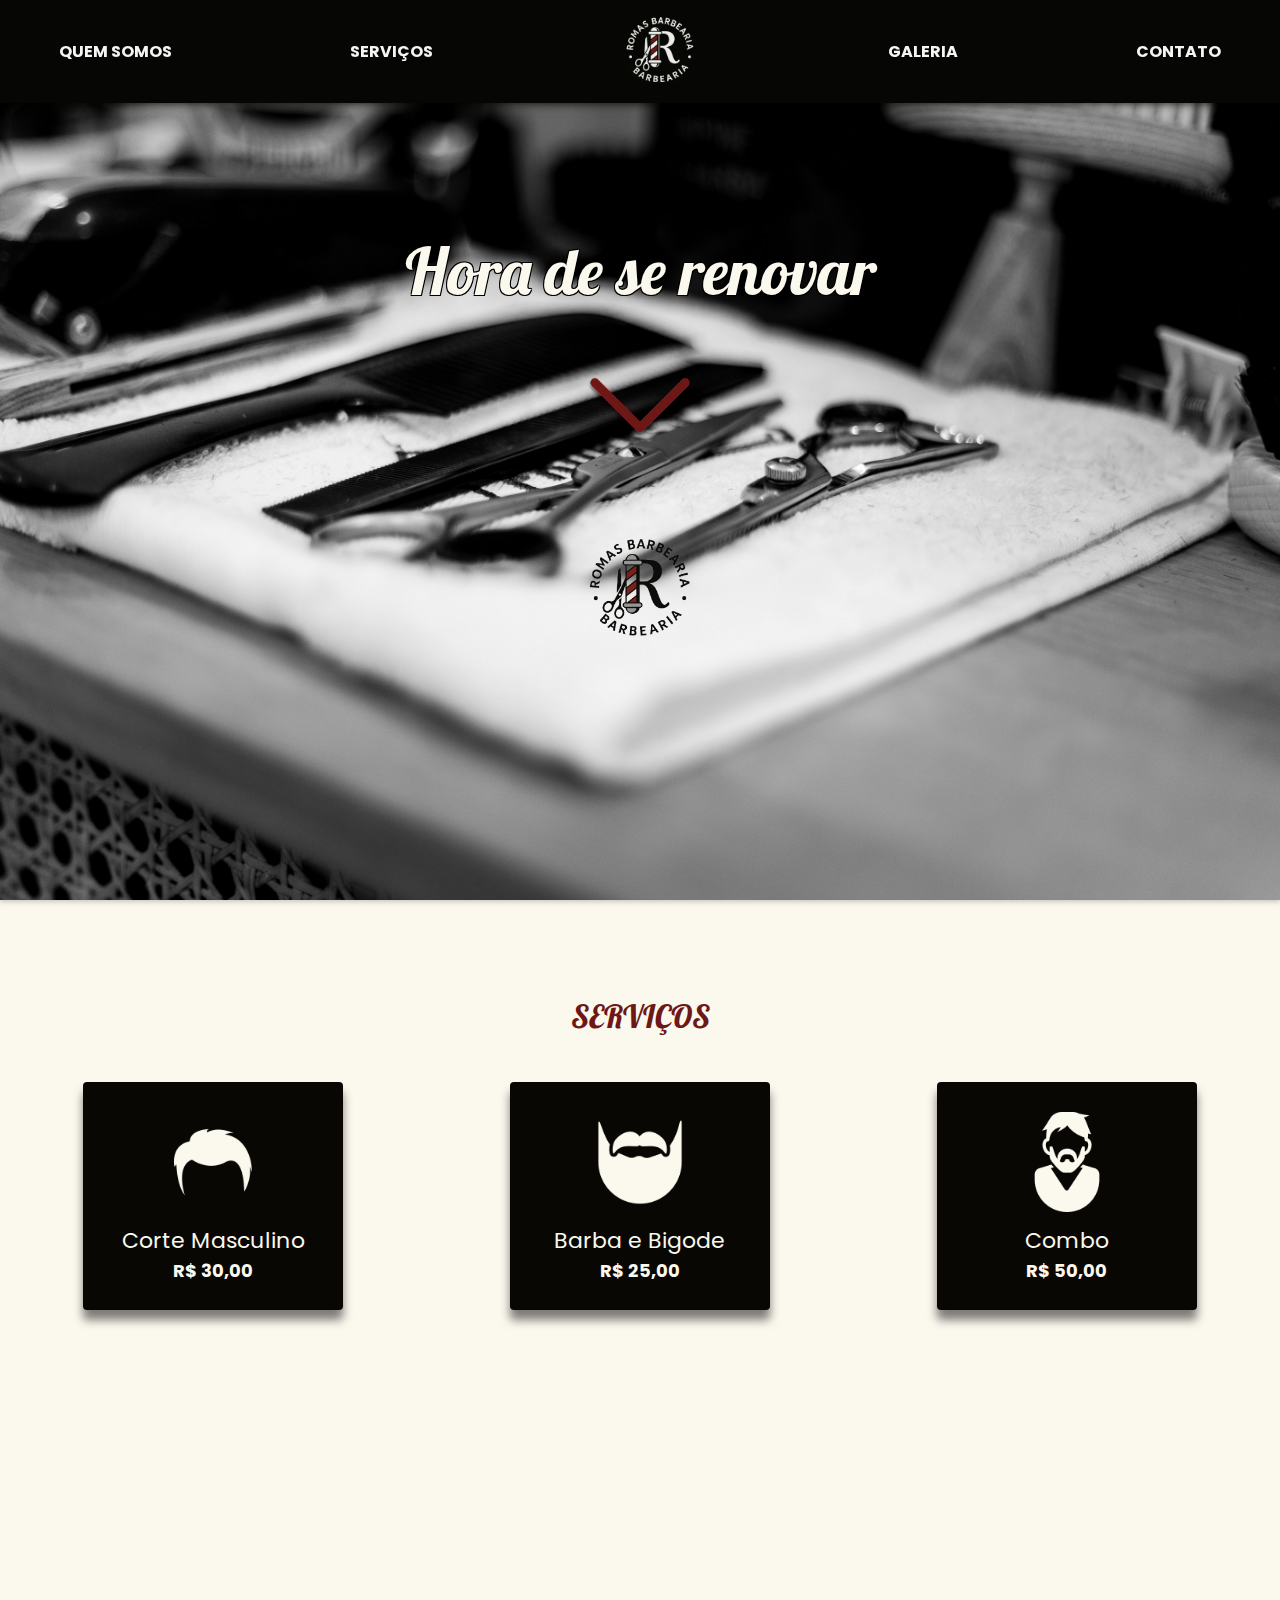
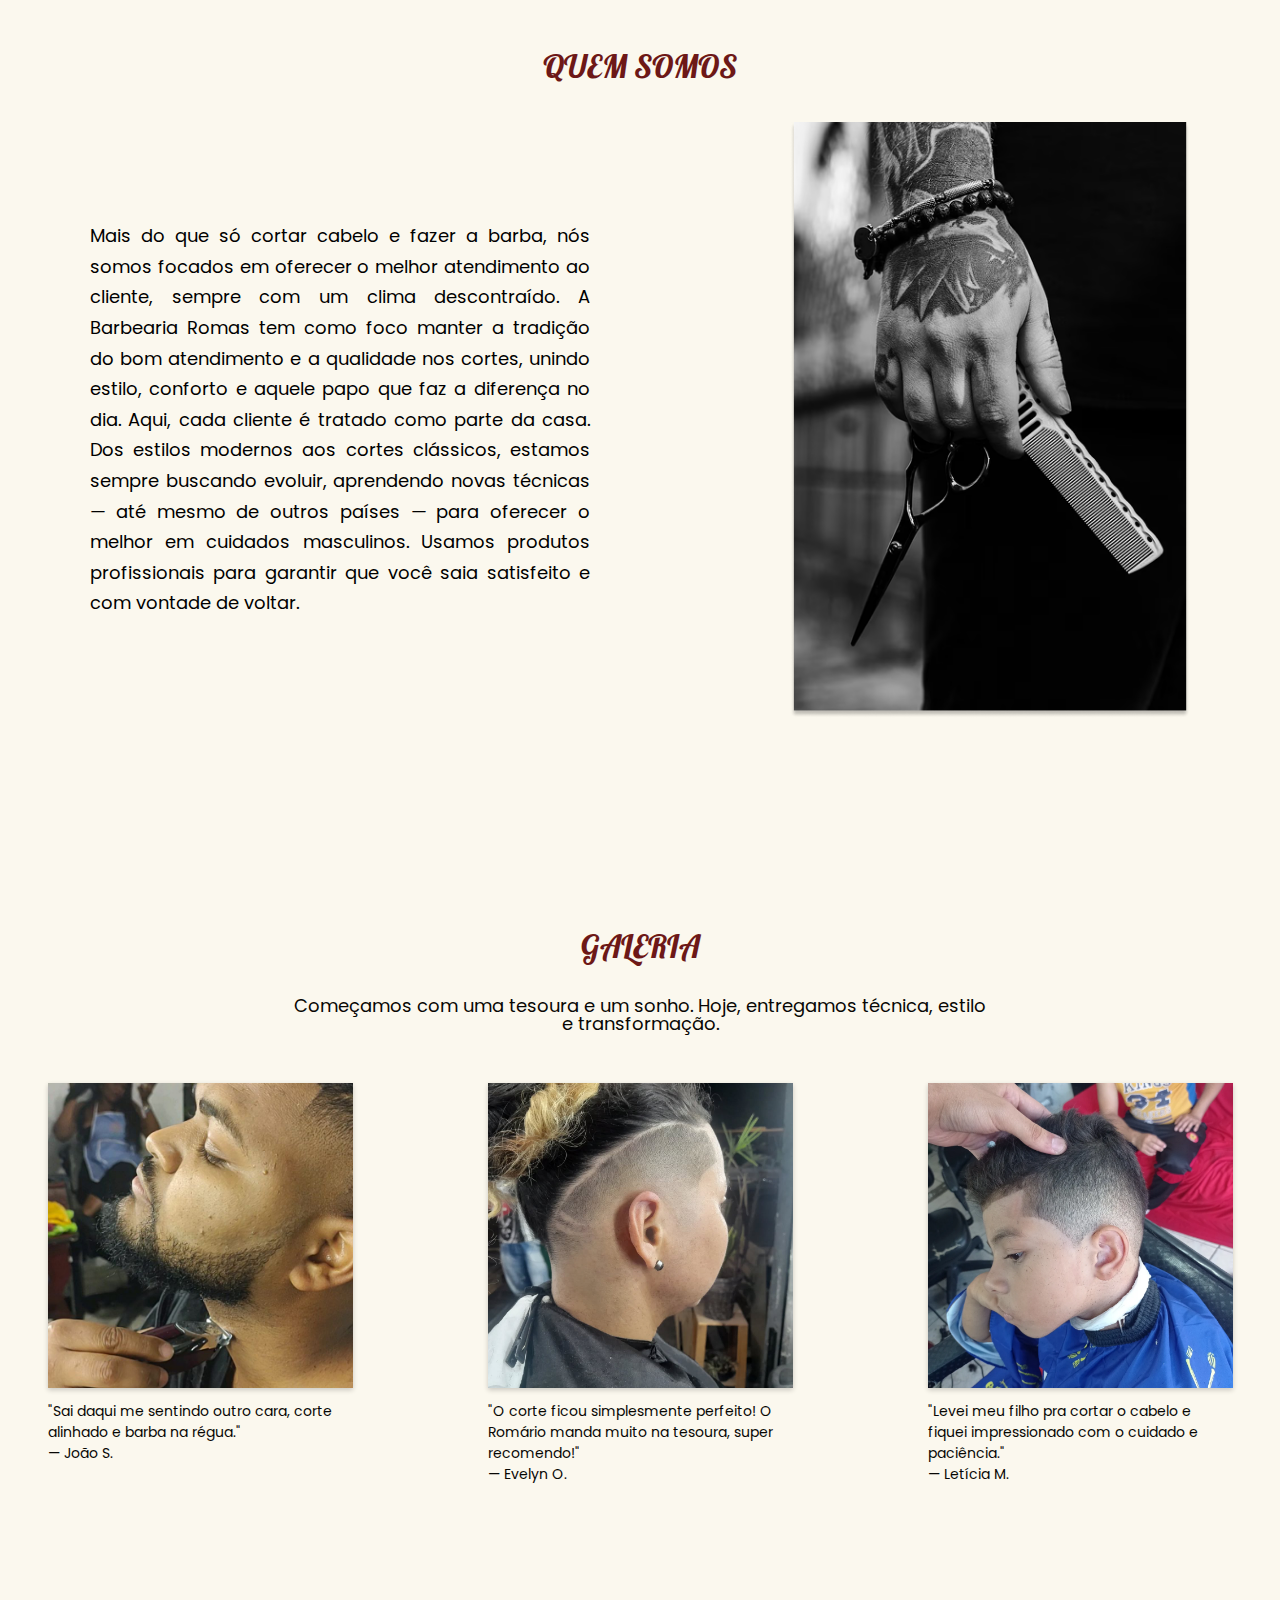
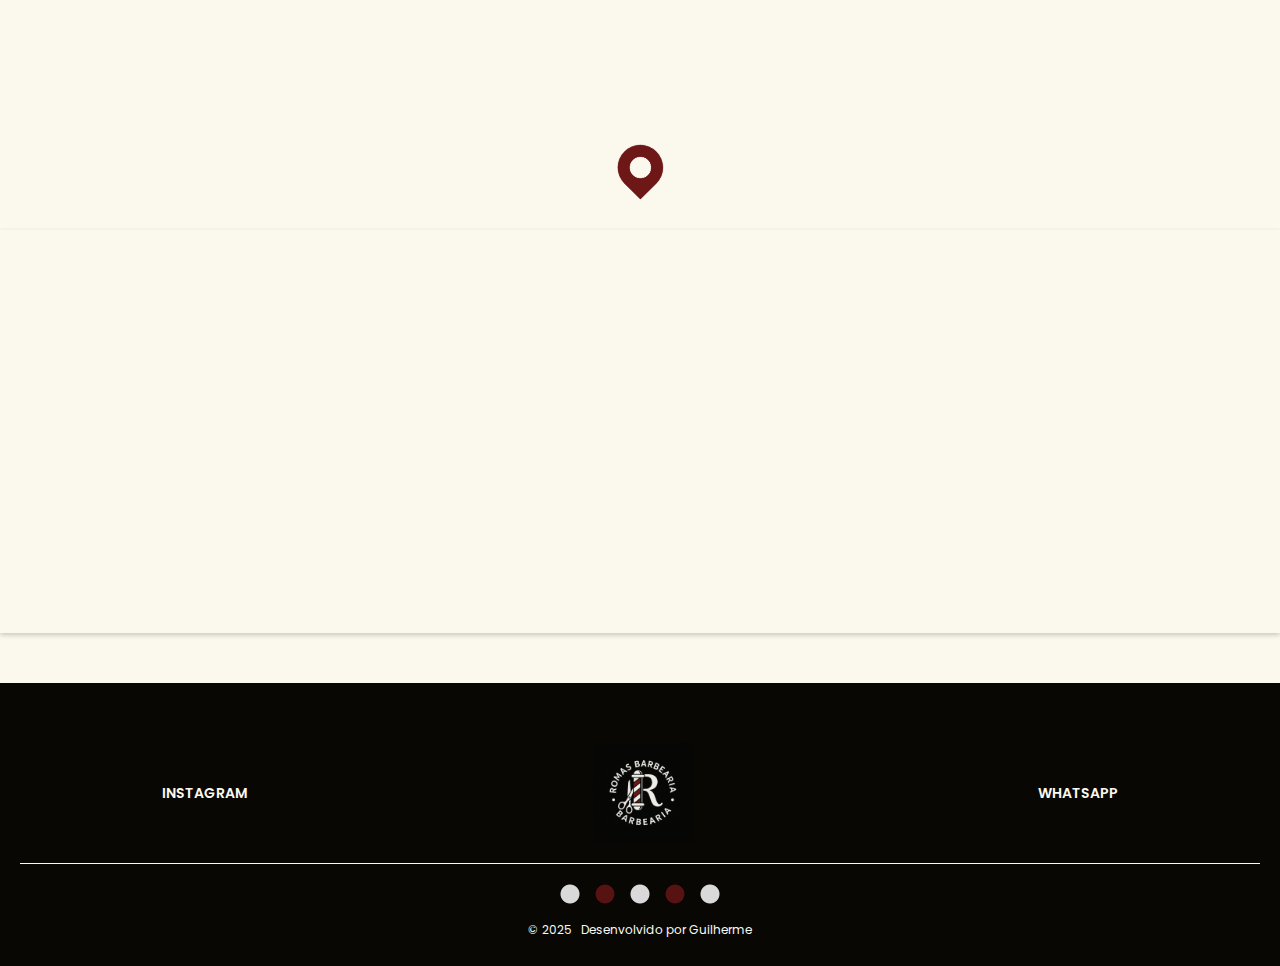
<file: index.html>
<!DOCTYPE html>
<html lang="pt-br">

<head>
  <meta charset="UTF-8">
  <meta name="viewport" content="width=device-width, initial-scale=1.0">
  <title>Barbearia Romas</title>
  <link rel="icon" href="img/logo1.png" type="image/png" />
  <link rel="stylesheet" href="css/reset.css">
  <link rel="stylesheet" href="css/vars.css">
  <link rel="stylesheet" href="css/style.css">
  <!-- Google Fonts -->
  <link rel="preconnect" href="https://fonts.googleapis.com">
  <link rel="preconnect" href="https://fonts.gstatic.com" crossorigin>
  <link
    href="https://fonts.googleapis.com/css2?family=Lobster&family=Poppins:ital,wght@0,100;0,200;0,300;0,400;0,500;0,600;0,700;0,800;0,900;1,100;1,200;1,300;1,400;1,500;1,600;1,700;1,800;1,900&display=swap"
    rel="stylesheet">
</head>

<body>
  <header class="navbar">
    <nav>
      <ul>
        <li><a href="#quem-somos">QUEM SOMOS</a></li>
        <li><a href="#servicos">SERVIÇOS</a></li>

        <li class="logo">
          <img src="img/logo2.png" alt="Logo Romas">
        </li>

        <li><a href="#galeria">GALERIA</a></li>
        <li><a href="https://wa.me/+5511975735795" target="_blank">CONTATO</a></li>
      </ul>
    </nav>
  </header>
  <main>
    <section class="hero">
      <div class="hero-content">
        <h1>Hora de se renovar</h1>
        <img src="img/seta.png" alt="Scroll Down" class="seta">
        <img src="img/logo1.png" alt="Logo Barbearia" class="logo-hero">
      </div>
    </section>
    <section class="servicos" id="servicos">
      <h2>SERVIÇOS</h2>

      <div class="cards">
        <div class="card">
          <img src="img/hair.png" alt="Corte Masculino">
          <h3>Corte Masculino</h3>
          <p>R$ 30,00</p>
        </div>

        <div class="card">
          <img src="img/barba.png" alt="Barba e Bigode">
          <h3>Barba e Bigode</h3>
          <p>R$ 25,00</p>
        </div>

        <div class="card">
          <img src="img/combo.png" alt="Combo">
          <h3>Combo</h3>
          <p>R$ 50,00</p>
        </div>
      </div>
    </section>
    <section class="quem-somos" id="quem-somos">
      <h2>QUEM SOMOS</h2>

      <div class="quem-somos-content">
        <div class="texto">
          <p>Mais do que só cortar cabelo e fazer a barba, nós somos focados em oferecer o melhor atendimento ao
            cliente, sempre com um clima descontraído. A Barbearia Romas tem como foco manter a tradição do bom
            atendimento e a qualidade nos cortes, unindo estilo, conforto e aquele papo que faz a diferença no dia.
            Aqui, cada cliente é tratado como parte da casa. Dos estilos modernos aos cortes clássicos, estamos sempre
            buscando evoluir, aprendendo novas técnicas — até mesmo de outros países — para oferecer o melhor em
            cuidados masculinos. Usamos produtos profissionais para garantir que você saia satisfeito e com vontade de
            voltar.
        </div>

        <img src="img/quemsomos.png" alt="Quem Somos">
      </div>
    </section>
    <section class="galeria" id="galeria">
      <h2>GALERIA</h2>
      <p>Começamos com uma tesoura e um sonho. Hoje, entregamos técnica, estilo e transformação.</p>

      <div class="galeria-content">
        <div class="galeria-item">
          <img src="img/cliente1.png" alt="Cliente 1">
          <p>"Sai daqui me sentindo outro cara, corte alinhado e barba na régua."<br>— João S.</p>
        </div>

        <div class="galeria-item">
          <img src="img/cliente2.png" alt="Cliente 2">
          <p>"O corte ficou simplesmente perfeito! O Romário manda muito na tesoura, super recomendo!"<br>— Evelyn O.
          </p>
        </div>

        <div class="galeria-item">
          <img src="img/cliente3.png" alt="Cliente 3">
          <p>"Levei meu filho pra cortar o cabelo e fiquei impressionado com o cuidado e paciência."<br>— Letícia M.</p>
        </div>
      </div>
    </section>
    <section class="localizacao" id="localizacao">
      <div class="titulo-localizacao">
        <div class="loader"></div>
      </div>

      <div class="mapa">
        <iframe
          src="https://www.google.com/maps/embed?pb=!1m18!1m12!1m3!1d3656.8706425175145!2d-46.77252462571094!3d-23.572288561819702!2m3!1f0!2f0!3f0!3m2!1i1024!2i768!4f13.1!3m3!1m2!1s0x94ce50808906c533%3A0xc2fa0b0b12e00fa0!2sEstr.%20do%20M&#39;Boi%20Mirim%2C%205462%20-%20Jardim%20Angela%2C%20S%C3%A3o%20Paulo%20-%20SP!5e0!3m2!1spt-BR!2sbr!4v1713037161746!5m2!1spt-BR!2sbr"
          width="100%" height="400" style="border:0;" allowfullscreen="" loading="lazy"
          referrerpolicy="no-referrer-when-downgrade">
        </iframe>
      </div>
    </section>
    <footer class="footer">
      <div class="footer-top">
        <a href="https://www.instagram.com/romario.009/" target="_blank">INSTAGRAM</a>
        <img src="img/logo2.png" alt="Logo Romas">
        <a href="https://wa.me/+5511975735795" target="_blank">WHATSAPP</a>
      </div>

      <div class="line"></div>

      <div class="footer-balls">
        <img src="img/Ellipse.png" alt="Cor clara">
        <img src="img/Ellipse2.png" alt="Cor escura">
        <img src="img/Ellipse.png" alt="Cor clara">
        <img src="img/Ellipse2.png" alt="Cor escura">
        <img src="img/Ellipse.png" alt="Cor clara">
      </div>

      <div class="footer-bottom">
        <p>© 2025 &nbsp; Desenvolvido por
          <a class="rodape-autor" href="https://github.com/GuilhermeSerafim" target="_blank">Guilherme</a>
        </p>
      </div>

    </footer>

  </main>
</body>

</html>
</file>
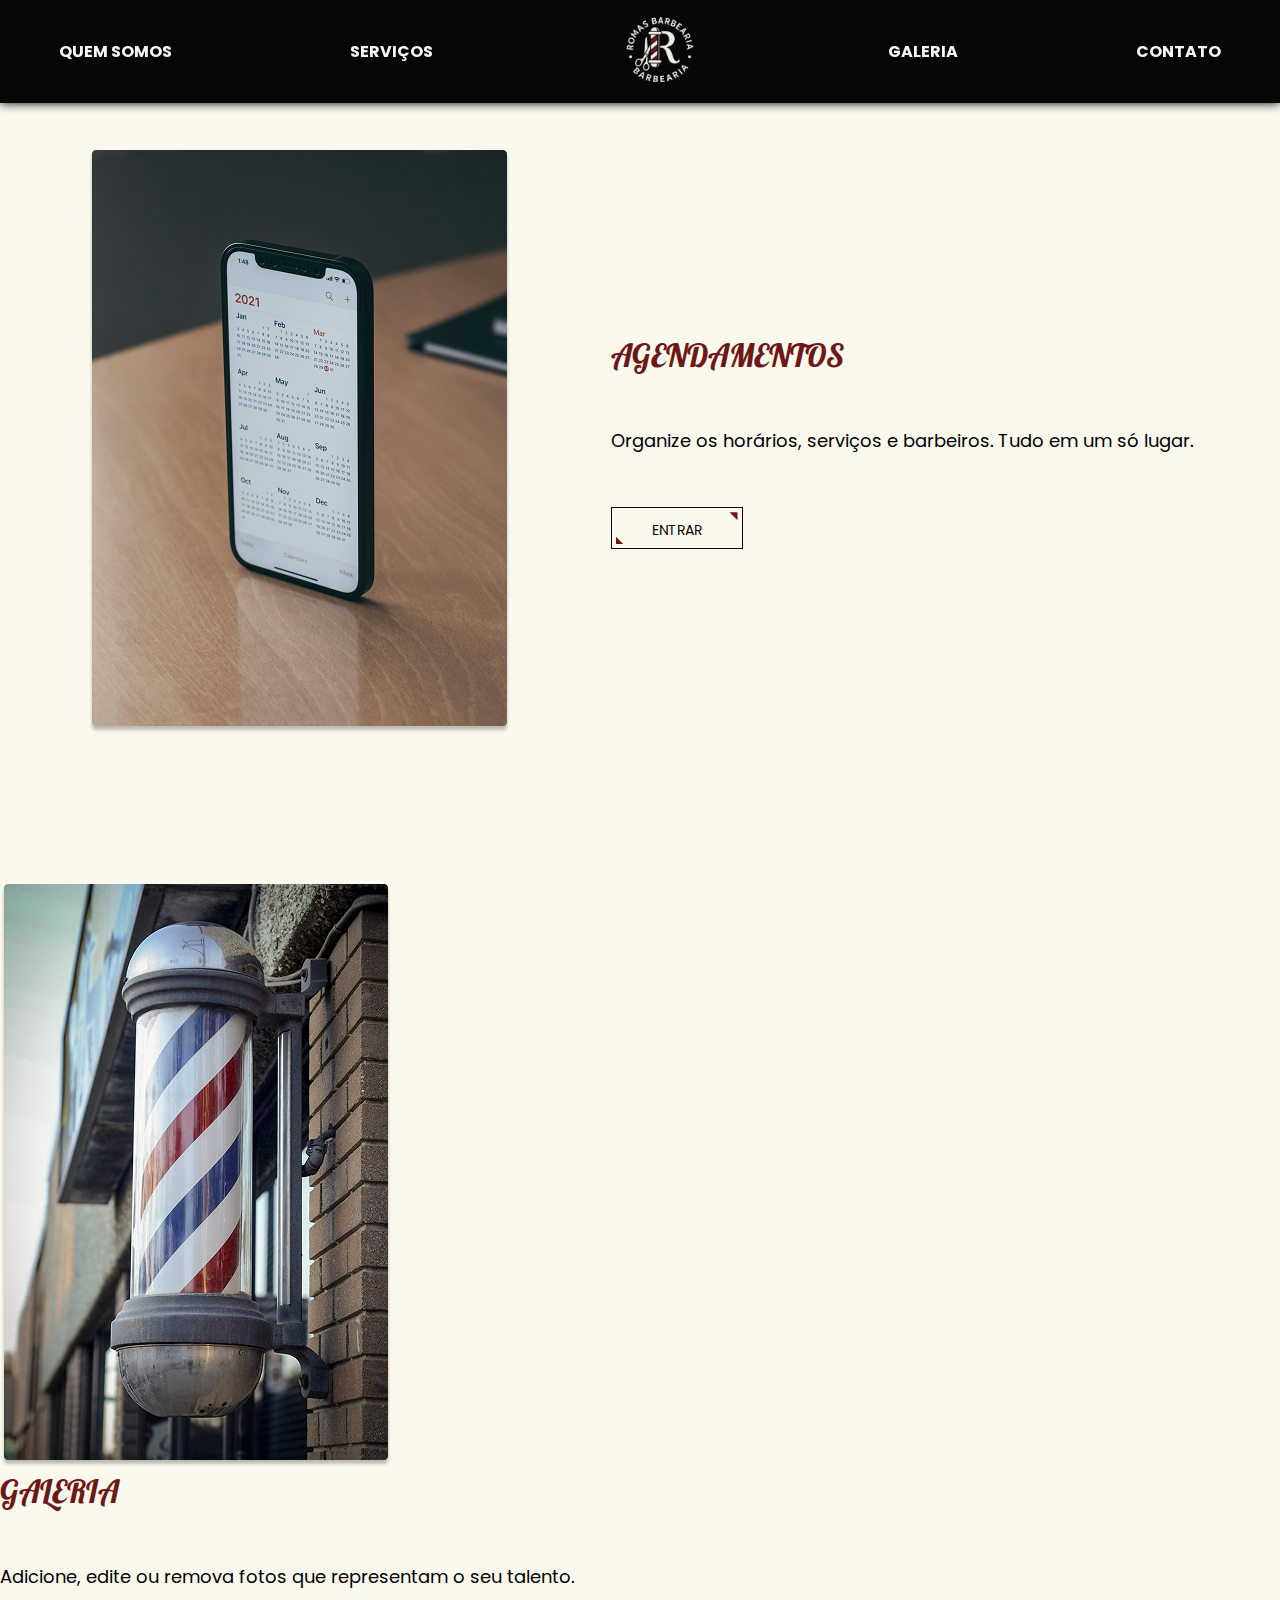
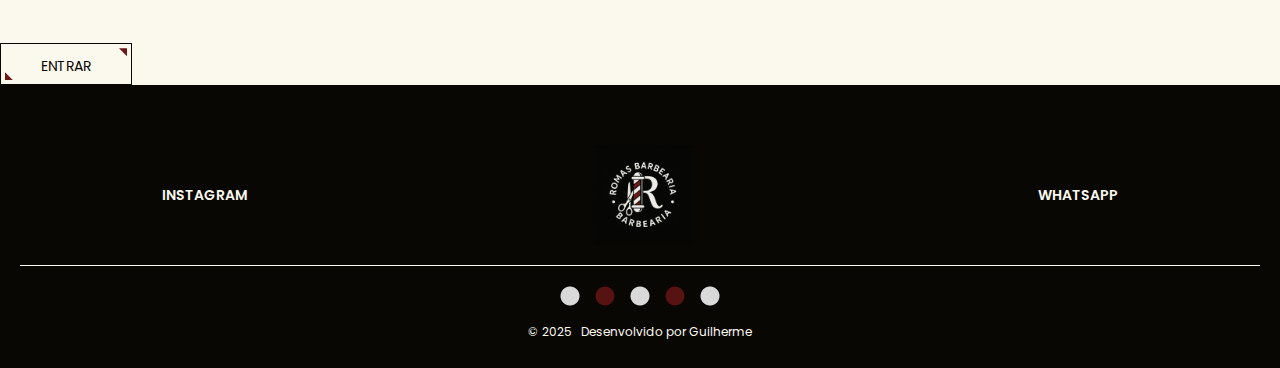
<file: menu-adm.html>
<!DOCTYPE html>
<html lang="pt-br">

<head>
    <meta charset="UTF-8">
    <meta name="viewport" content="width=device-width, initial-scale=1.0">
    <title>Barbearia Romas</title>
    <link rel="icon" href="img/logo1.png" type="image/png" />
    <link rel="stylesheet" href="css/reset.css">
    <link rel="stylesheet" href="css/vars.css">
    <link rel="stylesheet" href="css/menu-adm.css">
    <!-- Google Fonts -->
    <link rel="preconnect" href="https://fonts.googleapis.com">
    <link rel="preconnect" href="https://fonts.gstatic.com" crossorigin>
    <link
        href="https://fonts.googleapis.com/css2?family=Lobster&family=Poppins:ital,wght@0,100;0,200;0,300;0,400;0,500;0,600;0,700;0,800;0,900;1,100;1,200;1,300;1,400;1,500;1,600;1,700;1,800;1,900&display=swap"
        rel="stylesheet">
</head>

<body>
    <header class="navbar">
        <nav>
            <ul>
                <li><a href="#quem-somos">QUEM SOMOS</a></li>
                <li><a href="#servicos">SERVIÇOS</a></li>

                <li class="logo">
                    <img src="img/logo2.png" alt="Logo Romas">
                </li>

                <li><a href="#galeria">GALERIA</a></li>
                <li><a href="https://wa.me/+5511975735795" target="_blank">CONTATO</a></li>
            </ul>
        </nav>
    </header>

    <main>
        <div class="container-agendamentos">
            <img src="img/menu-adm-agendamentos.png" alt="Agendamentos" />
            <div class="info-galeria">
                <h1 class="info-galeria-item">AGENDAMENTOS</h1>
                <p class="info-galeria-item">Organize os horários, serviços e barbeiros. Tudo em um só lugar.</p>
                <button class="info-galeria-item">ENTRAR</button>
            </div>
        </div>
        <div class="container-galeria">
            <img src="img/menu-adm-galeria.png" alt="Galeria" />
            <div class="info-galeria">
                <h1 class="info-galeria-item">GALERIA</h1>
                <p class="info-galeria-item">Adicione, edite ou remova fotos que representam o seu talento.</p>
                <button class="info-galeria-item">ENTRAR</button>
            </div>
        </div>
    </main>

    <footer class="footer">
        <div class="footer-top">
            <a href="https://www.instagram.com/romario.009/" target="_blank">INSTAGRAM</a>
            <img src="img/logo2.png" alt="Logo Romas">
            <a href="https://wa.me/+5511975735795" target="_blank">WHATSAPP</a>
        </div>

        <div class="line"></div>

        <div class="footer-balls">
            <img src="img/Ellipse.png" alt="Cor clara">
            <img src="img/Ellipse2.png" alt="Cor escura">
            <img src="img/Ellipse.png" alt="Cor clara">
            <img src="img/Ellipse2.png" alt="Cor escura">
            <img src="img/Ellipse.png" alt="Cor clara">
        </div>

        <div class="footer-bottom">
            <p>© 2025 &nbsp; Desenvolvido por
                <a class="rodape-autor" href="https://github.com/GuilhermeSerafim" target="_blank">Guilherme</a>
            </p>
        </div>

    </footer>

</body>

</html>
</file>
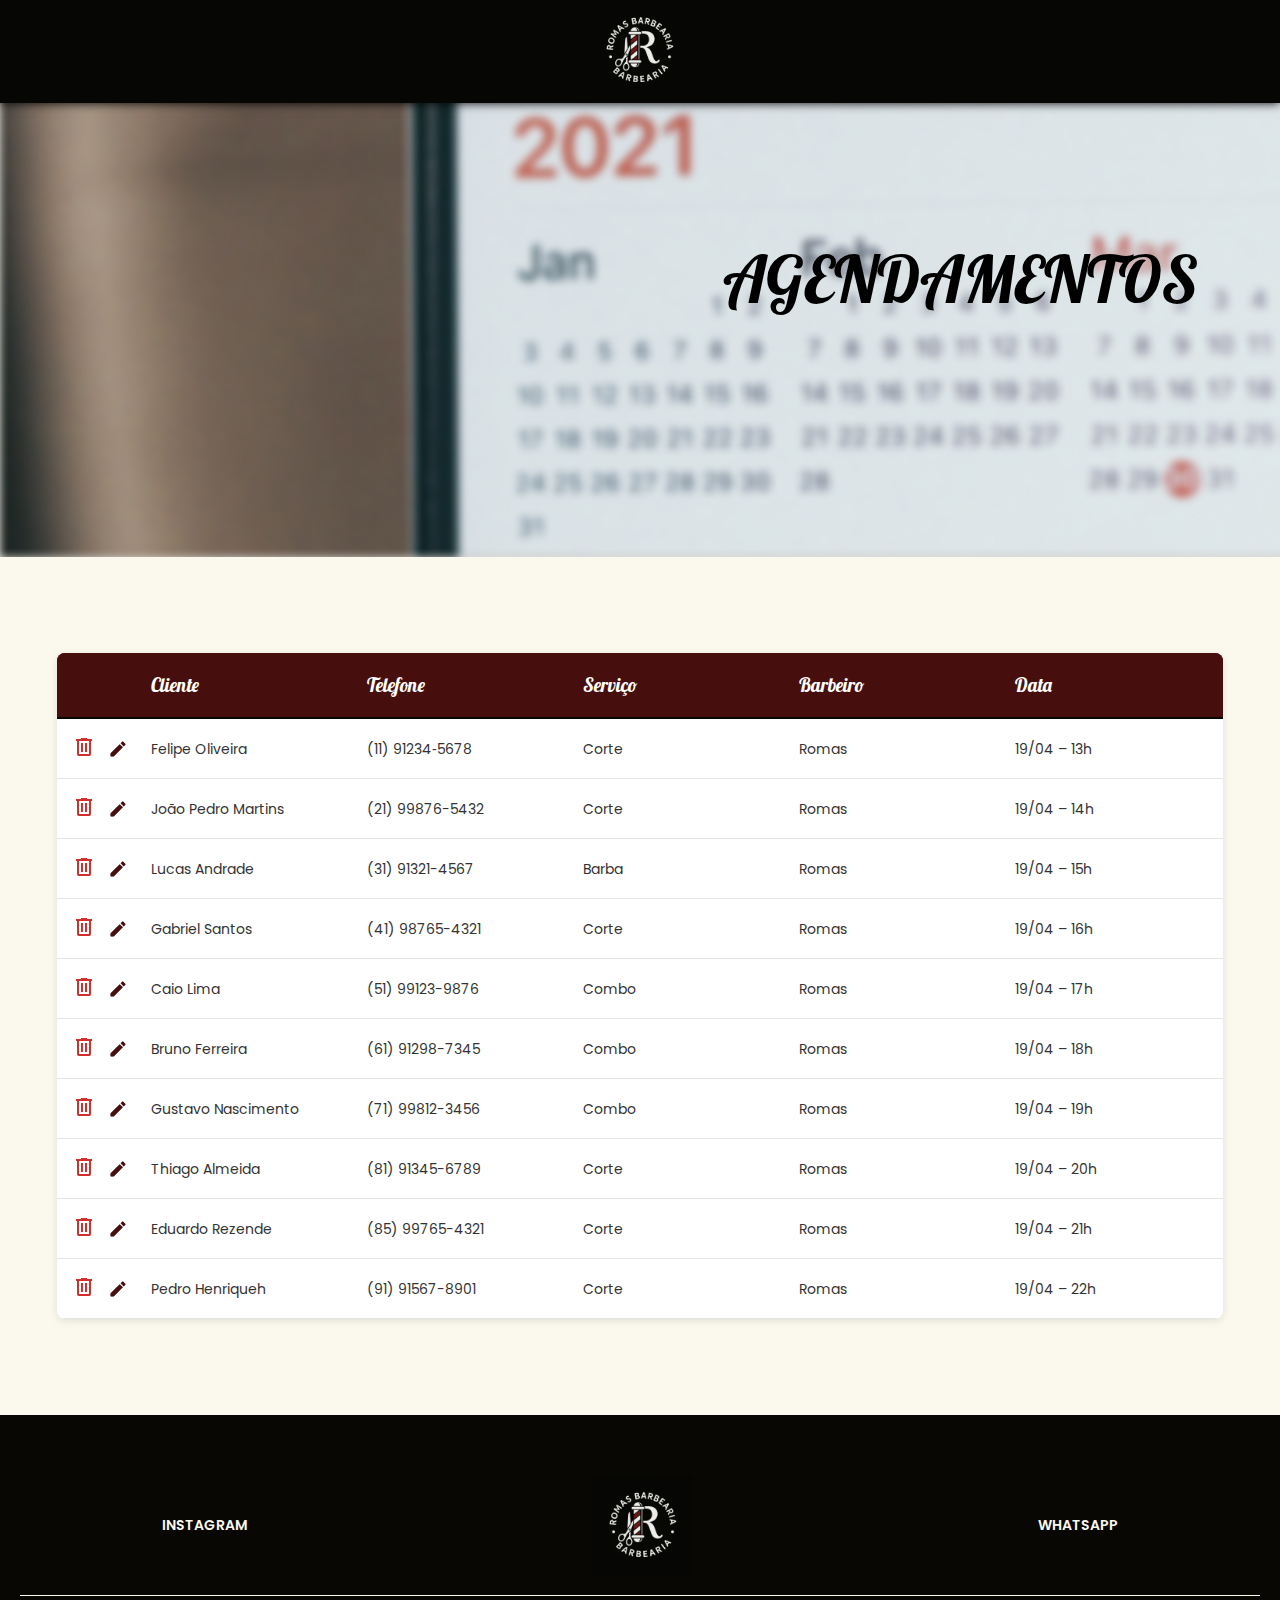
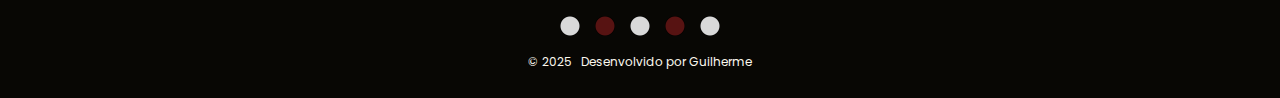
<file: adm/agendamentos.html>
<!DOCTYPE html>
<html lang="pt-br">

<head>
    <meta charset="UTF-8">
    <meta name="viewport" content="width=device-width, initial-scale=1.0">
    <title>Barbearia Romas</title>
    <link rel="icon" href="../img/logo1.png" type="image/png" />
    <link rel="stylesheet" href="../css/reset.css">
    <link rel="stylesheet" href="../css/vars.css">
    <link rel="stylesheet" href="../css/adm-agendamentos.css">
    <!-- Google Fonts -->
    <link rel="preconnect" href="https://fonts.googleapis.com">
    <link rel="preconnect" href="https://fonts.gstatic.com" crossorigin>
    <link
        href="https://fonts.googleapis.com/css2?family=Lobster&family=Poppins:ital,wght@0,100;0,200;0,300;0,400;0,500;0,600;0,700;0,800;0,900;1,100;1,200;1,300;1,400;1,500;1,600;1,700;1,800;1,900&display=swap"
        rel="stylesheet">
</head>

<body>
    <header class="navbar">
        <nav>
            <ul>

                <li class="logo">
                    <img src="../img/logo2.png" alt="Logo Romas">
                </li>

            </ul>
        </nav>
    </header>

    <main>
        <div class="container-bg">
            <h1>AGENDAMENTOS</h1>
        </div>
        <div class="container-datagrid">
            <div class="table-wrapper">
                <table class="datagrid">
                    <thead>
                        <tr>
                            <th></th> <!-- coluna do ícone de ação -->
                            <th>Cliente</th>
                            <th>Telefone</th>
                            <th>Serviço</th>
                            <th>Barbeiro</th>
                            <th>Data</th>
                        </tr>
                    </thead>
                    <tbody>
                        <tr>
                            <td class="grid-line">
                                <button class="btn-delete" aria-label="Excluir">
                                    <svg width="24" height="24" viewBox="0 0 24 24" fill="none"
                                        xmlns="http://www.w3.org/2000/svg">
                                        <path
                                            d="M7 21C6.45 21 5.97917 20.8042 5.5875 20.4125C5.19583 20.0208 5 19.55 5 19V6H4V4H9V3H15V4H20V6H19V19C19 19.55 18.8042 20.0208 18.4125 20.4125C18.0208 20.8042 17.55 21 17 21H7ZM17 6H7V19H17V6ZM9 17H11V8H9V17ZM13 17H15V8H13V17Z"
                                            fill="#D32F2F" />
                                    </svg>

                                </button>
                                <button class="btn-alterar" aria-label="Alterar">
                                    <svg width="20" height="20" viewBox="0 0 20 20" fill="none"
                                        xmlns="http://www.w3.org/2000/svg">
                                        <path
                                            d="M2.5 14.55V17.0834C2.5 17.3167 2.68333 17.5 2.91667 17.5H5.45C5.55833 17.5 5.66667 17.4584 5.74167 17.375L14.8417 8.28336L11.7167 5.15836L2.625 14.25C2.54167 14.3334 2.5 14.4334 2.5 14.55ZM17.2583 4.69169L15.3083 2.74169C15.2312 2.66444 15.1397 2.60315 15.0389 2.56133C14.938 2.51951 14.83 2.49799 14.7208 2.49799C14.6117 2.49799 14.5036 2.51951 14.4028 2.56133C14.302 2.60315 14.2104 2.66444 14.1333 2.74169L12.6083 4.26669L15.7333 7.39169L17.2583 5.86669C17.3356 5.78959 17.3969 5.69802 17.4387 5.59721C17.4805 5.4964 17.502 5.38833 17.502 5.27919C17.502 5.17005 17.4805 5.06198 17.4387 4.96117C17.3969 4.86036 17.3356 4.76878 17.2583 4.69169Z"
                                            fill="#6D1817" />
                                        <path
                                            d="M2.5 14.55V17.0834C2.5 17.3167 2.68333 17.5 2.91667 17.5H5.45C5.55833 17.5 5.66667 17.4584 5.74167 17.375L14.8417 8.28336L11.7167 5.15836L2.625 14.25C2.54167 14.3334 2.5 14.4334 2.5 14.55ZM17.2583 4.69169L15.3083 2.74169C15.2312 2.66444 15.1397 2.60315 15.0389 2.56133C14.938 2.51951 14.83 2.49799 14.7208 2.49799C14.6117 2.49799 14.5036 2.51951 14.4028 2.56133C14.302 2.60315 14.2104 2.66444 14.1333 2.74169L12.6083 4.26669L15.7333 7.39169L17.2583 5.86669C17.3356 5.78959 17.3969 5.69802 17.4387 5.59721C17.4805 5.4964 17.502 5.38833 17.502 5.27919C17.502 5.17005 17.4805 5.06198 17.4387 4.96117C17.3969 4.86036 17.3356 4.76878 17.2583 4.69169Z"
                                            fill="black" fill-opacity="0.2" />
                                        <path
                                            d="M2.5 14.55V17.0834C2.5 17.3167 2.68333 17.5 2.91667 17.5H5.45C5.55833 17.5 5.66667 17.4584 5.74167 17.375L14.8417 8.28336L11.7167 5.15836L2.625 14.25C2.54167 14.3334 2.5 14.4334 2.5 14.55ZM17.2583 4.69169L15.3083 2.74169C15.2312 2.66444 15.1397 2.60315 15.0389 2.56133C14.938 2.51951 14.83 2.49799 14.7208 2.49799C14.6117 2.49799 14.5036 2.51951 14.4028 2.56133C14.302 2.60315 14.2104 2.66444 14.1333 2.74169L12.6083 4.26669L15.7333 7.39169L17.2583 5.86669C17.3356 5.78959 17.3969 5.69802 17.4387 5.59721C17.4805 5.4964 17.502 5.38833 17.502 5.27919C17.502 5.17005 17.4805 5.06198 17.4387 4.96117C17.3969 4.86036 17.3356 4.76878 17.2583 4.69169Z"
                                            fill="black" fill-opacity="0.2" />
                                    </svg>
                                </button>
                            </td>
                            <td class="grid-line">Felipe Oliveira</td>
                            <td class="grid-line">(11) 91234‑5678</td>
                            <td class="grid-line">Corte</td>
                            <td class="grid-line">Romas</td>
                            <td class="grid-line">19/04 – 13h</td>
                        </tr>
                        <tr>
                            <td class="grid-line">
                                <button class="btn-delete" aria-label="Excluir">
                                    <svg width="24" height="24" viewBox="0 0 24 24" fill="none"
                                        xmlns="http://www.w3.org/2000/svg">
                                        <path
                                            d="M7 21C6.45 21 5.97917 20.8042 5.5875 20.4125C5.19583 20.0208 5 19.55 5 19V6H4V4H9V3H15V4H20V6H19V19C19 19.55 18.8042 20.0208 18.4125 20.4125C18.0208 20.8042 17.55 21 17 21H7ZM17 6H7V19H17V6ZM9 17H11V8H9V17ZM13 17H15V8H13V17Z"
                                            fill="#D32F2F" />
                                    </svg>

                                </button>
                                <button class="btn-alterar" aria-label="Alterar">
                                    <svg width="20" height="20" viewBox="0 0 20 20" fill="none"
                                        xmlns="http://www.w3.org/2000/svg">
                                        <path
                                            d="M2.5 14.55V17.0834C2.5 17.3167 2.68333 17.5 2.91667 17.5H5.45C5.55833 17.5 5.66667 17.4584 5.74167 17.375L14.8417 8.28336L11.7167 5.15836L2.625 14.25C2.54167 14.3334 2.5 14.4334 2.5 14.55ZM17.2583 4.69169L15.3083 2.74169C15.2312 2.66444 15.1397 2.60315 15.0389 2.56133C14.938 2.51951 14.83 2.49799 14.7208 2.49799C14.6117 2.49799 14.5036 2.51951 14.4028 2.56133C14.302 2.60315 14.2104 2.66444 14.1333 2.74169L12.6083 4.26669L15.7333 7.39169L17.2583 5.86669C17.3356 5.78959 17.3969 5.69802 17.4387 5.59721C17.4805 5.4964 17.502 5.38833 17.502 5.27919C17.502 5.17005 17.4805 5.06198 17.4387 4.96117C17.3969 4.86036 17.3356 4.76878 17.2583 4.69169Z"
                                            fill="#6D1817" />
                                        <path
                                            d="M2.5 14.55V17.0834C2.5 17.3167 2.68333 17.5 2.91667 17.5H5.45C5.55833 17.5 5.66667 17.4584 5.74167 17.375L14.8417 8.28336L11.7167 5.15836L2.625 14.25C2.54167 14.3334 2.5 14.4334 2.5 14.55ZM17.2583 4.69169L15.3083 2.74169C15.2312 2.66444 15.1397 2.60315 15.0389 2.56133C14.938 2.51951 14.83 2.49799 14.7208 2.49799C14.6117 2.49799 14.5036 2.51951 14.4028 2.56133C14.302 2.60315 14.2104 2.66444 14.1333 2.74169L12.6083 4.26669L15.7333 7.39169L17.2583 5.86669C17.3356 5.78959 17.3969 5.69802 17.4387 5.59721C17.4805 5.4964 17.502 5.38833 17.502 5.27919C17.502 5.17005 17.4805 5.06198 17.4387 4.96117C17.3969 4.86036 17.3356 4.76878 17.2583 4.69169Z"
                                            fill="black" fill-opacity="0.2" />
                                        <path
                                            d="M2.5 14.55V17.0834C2.5 17.3167 2.68333 17.5 2.91667 17.5H5.45C5.55833 17.5 5.66667 17.4584 5.74167 17.375L14.8417 8.28336L11.7167 5.15836L2.625 14.25C2.54167 14.3334 2.5 14.4334 2.5 14.55ZM17.2583 4.69169L15.3083 2.74169C15.2312 2.66444 15.1397 2.60315 15.0389 2.56133C14.938 2.51951 14.83 2.49799 14.7208 2.49799C14.6117 2.49799 14.5036 2.51951 14.4028 2.56133C14.302 2.60315 14.2104 2.66444 14.1333 2.74169L12.6083 4.26669L15.7333 7.39169L17.2583 5.86669C17.3356 5.78959 17.3969 5.69802 17.4387 5.59721C17.4805 5.4964 17.502 5.38833 17.502 5.27919C17.502 5.17005 17.4805 5.06198 17.4387 4.96117C17.3969 4.86036 17.3356 4.76878 17.2583 4.69169Z"
                                            fill="black" fill-opacity="0.2" />
                                    </svg>
                                </button>
                            </td>
                            <td class="grid-line">João Pedro Martins</td>
                            <td class="grid-line">(21) 99876-5432</td>
                            <td class="grid-line">Corte</td>
                            <td class="grid-line">Romas</td>
                            <td class="grid-line">19/04 – 14h</td>
                        </tr>
                        <tr>
                            <td class="grid-line">
                                <button class="btn-delete" aria-label="Excluir">
                                    <svg width="24" height="24" viewBox="0 0 24 24" fill="none"
                                        xmlns="http://www.w3.org/2000/svg">
                                        <path
                                            d="M7 21C6.45 21 5.97917 20.8042 5.5875 20.4125C5.19583 20.0208 5 19.55 5 19V6H4V4H9V3H15V4H20V6H19V19C19 19.55 18.8042 20.0208 18.4125 20.4125C18.0208 20.8042 17.55 21 17 21H7ZM17 6H7V19H17V6ZM9 17H11V8H9V17ZM13 17H15V8H13V17Z"
                                            fill="#D32F2F" />
                                    </svg>

                                </button>
                                <button class="btn-alterar" aria-label="Alterar">
                                    <svg width="20" height="20" viewBox="0 0 20 20" fill="none"
                                        xmlns="http://www.w3.org/2000/svg">
                                        <path
                                            d="M2.5 14.55V17.0834C2.5 17.3167 2.68333 17.5 2.91667 17.5H5.45C5.55833 17.5 5.66667 17.4584 5.74167 17.375L14.8417 8.28336L11.7167 5.15836L2.625 14.25C2.54167 14.3334 2.5 14.4334 2.5 14.55ZM17.2583 4.69169L15.3083 2.74169C15.2312 2.66444 15.1397 2.60315 15.0389 2.56133C14.938 2.51951 14.83 2.49799 14.7208 2.49799C14.6117 2.49799 14.5036 2.51951 14.4028 2.56133C14.302 2.60315 14.2104 2.66444 14.1333 2.74169L12.6083 4.26669L15.7333 7.39169L17.2583 5.86669C17.3356 5.78959 17.3969 5.69802 17.4387 5.59721C17.4805 5.4964 17.502 5.38833 17.502 5.27919C17.502 5.17005 17.4805 5.06198 17.4387 4.96117C17.3969 4.86036 17.3356 4.76878 17.2583 4.69169Z"
                                            fill="#6D1817" />
                                        <path
                                            d="M2.5 14.55V17.0834C2.5 17.3167 2.68333 17.5 2.91667 17.5H5.45C5.55833 17.5 5.66667 17.4584 5.74167 17.375L14.8417 8.28336L11.7167 5.15836L2.625 14.25C2.54167 14.3334 2.5 14.4334 2.5 14.55ZM17.2583 4.69169L15.3083 2.74169C15.2312 2.66444 15.1397 2.60315 15.0389 2.56133C14.938 2.51951 14.83 2.49799 14.7208 2.49799C14.6117 2.49799 14.5036 2.51951 14.4028 2.56133C14.302 2.60315 14.2104 2.66444 14.1333 2.74169L12.6083 4.26669L15.7333 7.39169L17.2583 5.86669C17.3356 5.78959 17.3969 5.69802 17.4387 5.59721C17.4805 5.4964 17.502 5.38833 17.502 5.27919C17.502 5.17005 17.4805 5.06198 17.4387 4.96117C17.3969 4.86036 17.3356 4.76878 17.2583 4.69169Z"
                                            fill="black" fill-opacity="0.2" />
                                        <path
                                            d="M2.5 14.55V17.0834C2.5 17.3167 2.68333 17.5 2.91667 17.5H5.45C5.55833 17.5 5.66667 17.4584 5.74167 17.375L14.8417 8.28336L11.7167 5.15836L2.625 14.25C2.54167 14.3334 2.5 14.4334 2.5 14.55ZM17.2583 4.69169L15.3083 2.74169C15.2312 2.66444 15.1397 2.60315 15.0389 2.56133C14.938 2.51951 14.83 2.49799 14.7208 2.49799C14.6117 2.49799 14.5036 2.51951 14.4028 2.56133C14.302 2.60315 14.2104 2.66444 14.1333 2.74169L12.6083 4.26669L15.7333 7.39169L17.2583 5.86669C17.3356 5.78959 17.3969 5.69802 17.4387 5.59721C17.4805 5.4964 17.502 5.38833 17.502 5.27919C17.502 5.17005 17.4805 5.06198 17.4387 4.96117C17.3969 4.86036 17.3356 4.76878 17.2583 4.69169Z"
                                            fill="black" fill-opacity="0.2" />
                                    </svg>
                                </button>
                            </td>
                            <td class="grid-line">Lucas Andrade</td>
                            <td class="grid-line">(31) 91321-4567</td>
                            <td class="grid-line">Barba</td>
                            <td class="grid-line">Romas</td>
                            <td class="grid-line">19/04 – 15h</td>
                        </tr>
                        <tr>
                            <td class="grid-line">
                                <button class="btn-delete" aria-label="Excluir">
                                    <svg width="24" height="24" viewBox="0 0 24 24" fill="none"
                                        xmlns="http://www.w3.org/2000/svg">
                                        <path
                                            d="M7 21C6.45 21 5.97917 20.8042 5.5875 20.4125C5.19583 20.0208 5 19.55 5 19V6H4V4H9V3H15V4H20V6H19V19C19 19.55 18.8042 20.0208 18.4125 20.4125C18.0208 20.8042 17.55 21 17 21H7ZM17 6H7V19H17V6ZM9 17H11V8H9V17ZM13 17H15V8H13V17Z"
                                            fill="#D32F2F" />
                                    </svg>

                                </button>
                                <button class="btn-alterar" aria-label="Alterar">
                                    <svg width="20" height="20" viewBox="0 0 20 20" fill="none"
                                        xmlns="http://www.w3.org/2000/svg">
                                        <path
                                            d="M2.5 14.55V17.0834C2.5 17.3167 2.68333 17.5 2.91667 17.5H5.45C5.55833 17.5 5.66667 17.4584 5.74167 17.375L14.8417 8.28336L11.7167 5.15836L2.625 14.25C2.54167 14.3334 2.5 14.4334 2.5 14.55ZM17.2583 4.69169L15.3083 2.74169C15.2312 2.66444 15.1397 2.60315 15.0389 2.56133C14.938 2.51951 14.83 2.49799 14.7208 2.49799C14.6117 2.49799 14.5036 2.51951 14.4028 2.56133C14.302 2.60315 14.2104 2.66444 14.1333 2.74169L12.6083 4.26669L15.7333 7.39169L17.2583 5.86669C17.3356 5.78959 17.3969 5.69802 17.4387 5.59721C17.4805 5.4964 17.502 5.38833 17.502 5.27919C17.502 5.17005 17.4805 5.06198 17.4387 4.96117C17.3969 4.86036 17.3356 4.76878 17.2583 4.69169Z"
                                            fill="#6D1817" />
                                        <path
                                            d="M2.5 14.55V17.0834C2.5 17.3167 2.68333 17.5 2.91667 17.5H5.45C5.55833 17.5 5.66667 17.4584 5.74167 17.375L14.8417 8.28336L11.7167 5.15836L2.625 14.25C2.54167 14.3334 2.5 14.4334 2.5 14.55ZM17.2583 4.69169L15.3083 2.74169C15.2312 2.66444 15.1397 2.60315 15.0389 2.56133C14.938 2.51951 14.83 2.49799 14.7208 2.49799C14.6117 2.49799 14.5036 2.51951 14.4028 2.56133C14.302 2.60315 14.2104 2.66444 14.1333 2.74169L12.6083 4.26669L15.7333 7.39169L17.2583 5.86669C17.3356 5.78959 17.3969 5.69802 17.4387 5.59721C17.4805 5.4964 17.502 5.38833 17.502 5.27919C17.502 5.17005 17.4805 5.06198 17.4387 4.96117C17.3969 4.86036 17.3356 4.76878 17.2583 4.69169Z"
                                            fill="black" fill-opacity="0.2" />
                                        <path
                                            d="M2.5 14.55V17.0834C2.5 17.3167 2.68333 17.5 2.91667 17.5H5.45C5.55833 17.5 5.66667 17.4584 5.74167 17.375L14.8417 8.28336L11.7167 5.15836L2.625 14.25C2.54167 14.3334 2.5 14.4334 2.5 14.55ZM17.2583 4.69169L15.3083 2.74169C15.2312 2.66444 15.1397 2.60315 15.0389 2.56133C14.938 2.51951 14.83 2.49799 14.7208 2.49799C14.6117 2.49799 14.5036 2.51951 14.4028 2.56133C14.302 2.60315 14.2104 2.66444 14.1333 2.74169L12.6083 4.26669L15.7333 7.39169L17.2583 5.86669C17.3356 5.78959 17.3969 5.69802 17.4387 5.59721C17.4805 5.4964 17.502 5.38833 17.502 5.27919C17.502 5.17005 17.4805 5.06198 17.4387 4.96117C17.3969 4.86036 17.3356 4.76878 17.2583 4.69169Z"
                                            fill="black" fill-opacity="0.2" />
                                    </svg>
                                </button>
                            </td>
                            <td class="grid-line">Gabriel Santos</td>
                            <td class="grid-line">(41) 98765-4321</td>
                            <td class="grid-line">Corte</td>
                            <td class="grid-line">Romas</td>
                            <td class="grid-line">19/04 – 16h</td>
                        </tr>
                        <tr>
                            <td class="grid-line">
                                <button class="btn-delete" aria-label="Excluir">
                                    <svg width="24" height="24" viewBox="0 0 24 24" fill="none"
                                        xmlns="http://www.w3.org/2000/svg">
                                        <path
                                            d="M7 21C6.45 21 5.97917 20.8042 5.5875 20.4125C5.19583 20.0208 5 19.55 5 19V6H4V4H9V3H15V4H20V6H19V19C19 19.55 18.8042 20.0208 18.4125 20.4125C18.0208 20.8042 17.55 21 17 21H7ZM17 6H7V19H17V6ZM9 17H11V8H9V17ZM13 17H15V8H13V17Z"
                                            fill="#D32F2F" />
                                    </svg>

                                </button>
                                <button class="btn-alterar" aria-label="Alterar">
                                    <svg width="20" height="20" viewBox="0 0 20 20" fill="none"
                                        xmlns="http://www.w3.org/2000/svg">
                                        <path
                                            d="M2.5 14.55V17.0834C2.5 17.3167 2.68333 17.5 2.91667 17.5H5.45C5.55833 17.5 5.66667 17.4584 5.74167 17.375L14.8417 8.28336L11.7167 5.15836L2.625 14.25C2.54167 14.3334 2.5 14.4334 2.5 14.55ZM17.2583 4.69169L15.3083 2.74169C15.2312 2.66444 15.1397 2.60315 15.0389 2.56133C14.938 2.51951 14.83 2.49799 14.7208 2.49799C14.6117 2.49799 14.5036 2.51951 14.4028 2.56133C14.302 2.60315 14.2104 2.66444 14.1333 2.74169L12.6083 4.26669L15.7333 7.39169L17.2583 5.86669C17.3356 5.78959 17.3969 5.69802 17.4387 5.59721C17.4805 5.4964 17.502 5.38833 17.502 5.27919C17.502 5.17005 17.4805 5.06198 17.4387 4.96117C17.3969 4.86036 17.3356 4.76878 17.2583 4.69169Z"
                                            fill="#6D1817" />
                                        <path
                                            d="M2.5 14.55V17.0834C2.5 17.3167 2.68333 17.5 2.91667 17.5H5.45C5.55833 17.5 5.66667 17.4584 5.74167 17.375L14.8417 8.28336L11.7167 5.15836L2.625 14.25C2.54167 14.3334 2.5 14.4334 2.5 14.55ZM17.2583 4.69169L15.3083 2.74169C15.2312 2.66444 15.1397 2.60315 15.0389 2.56133C14.938 2.51951 14.83 2.49799 14.7208 2.49799C14.6117 2.49799 14.5036 2.51951 14.4028 2.56133C14.302 2.60315 14.2104 2.66444 14.1333 2.74169L12.6083 4.26669L15.7333 7.39169L17.2583 5.86669C17.3356 5.78959 17.3969 5.69802 17.4387 5.59721C17.4805 5.4964 17.502 5.38833 17.502 5.27919C17.502 5.17005 17.4805 5.06198 17.4387 4.96117C17.3969 4.86036 17.3356 4.76878 17.2583 4.69169Z"
                                            fill="black" fill-opacity="0.2" />
                                        <path
                                            d="M2.5 14.55V17.0834C2.5 17.3167 2.68333 17.5 2.91667 17.5H5.45C5.55833 17.5 5.66667 17.4584 5.74167 17.375L14.8417 8.28336L11.7167 5.15836L2.625 14.25C2.54167 14.3334 2.5 14.4334 2.5 14.55ZM17.2583 4.69169L15.3083 2.74169C15.2312 2.66444 15.1397 2.60315 15.0389 2.56133C14.938 2.51951 14.83 2.49799 14.7208 2.49799C14.6117 2.49799 14.5036 2.51951 14.4028 2.56133C14.302 2.60315 14.2104 2.66444 14.1333 2.74169L12.6083 4.26669L15.7333 7.39169L17.2583 5.86669C17.3356 5.78959 17.3969 5.69802 17.4387 5.59721C17.4805 5.4964 17.502 5.38833 17.502 5.27919C17.502 5.17005 17.4805 5.06198 17.4387 4.96117C17.3969 4.86036 17.3356 4.76878 17.2583 4.69169Z"
                                            fill="black" fill-opacity="0.2" />
                                    </svg>
                                </button>
                            </td>
                            <td class="grid-line">Caio Lima</td>
                            <td class="grid-line">(51) 99123-9876</td>
                            <td class="grid-line">Combo</td>
                            <td class="grid-line">Romas</td>
                            <td class="grid-line">19/04 – 17h</td>
                        </tr>
                        <tr>
                            <td class="grid-line">
                                <button class="btn-delete" aria-label="Excluir">
                                    <svg width="24" height="24" viewBox="0 0 24 24" fill="none"
                                        xmlns="http://www.w3.org/2000/svg">
                                        <path
                                            d="M7 21C6.45 21 5.97917 20.8042 5.5875 20.4125C5.19583 20.0208 5 19.55 5 19V6H4V4H9V3H15V4H20V6H19V19C19 19.55 18.8042 20.0208 18.4125 20.4125C18.0208 20.8042 17.55 21 17 21H7ZM17 6H7V19H17V6ZM9 17H11V8H9V17ZM13 17H15V8H13V17Z"
                                            fill="#D32F2F" />
                                    </svg>

                                </button>
                                <button class="btn-alterar" aria-label="Alterar">
                                    <svg width="20" height="20" viewBox="0 0 20 20" fill="none"
                                        xmlns="http://www.w3.org/2000/svg">
                                        <path
                                            d="M2.5 14.55V17.0834C2.5 17.3167 2.68333 17.5 2.91667 17.5H5.45C5.55833 17.5 5.66667 17.4584 5.74167 17.375L14.8417 8.28336L11.7167 5.15836L2.625 14.25C2.54167 14.3334 2.5 14.4334 2.5 14.55ZM17.2583 4.69169L15.3083 2.74169C15.2312 2.66444 15.1397 2.60315 15.0389 2.56133C14.938 2.51951 14.83 2.49799 14.7208 2.49799C14.6117 2.49799 14.5036 2.51951 14.4028 2.56133C14.302 2.60315 14.2104 2.66444 14.1333 2.74169L12.6083 4.26669L15.7333 7.39169L17.2583 5.86669C17.3356 5.78959 17.3969 5.69802 17.4387 5.59721C17.4805 5.4964 17.502 5.38833 17.502 5.27919C17.502 5.17005 17.4805 5.06198 17.4387 4.96117C17.3969 4.86036 17.3356 4.76878 17.2583 4.69169Z"
                                            fill="#6D1817" />
                                        <path
                                            d="M2.5 14.55V17.0834C2.5 17.3167 2.68333 17.5 2.91667 17.5H5.45C5.55833 17.5 5.66667 17.4584 5.74167 17.375L14.8417 8.28336L11.7167 5.15836L2.625 14.25C2.54167 14.3334 2.5 14.4334 2.5 14.55ZM17.2583 4.69169L15.3083 2.74169C15.2312 2.66444 15.1397 2.60315 15.0389 2.56133C14.938 2.51951 14.83 2.49799 14.7208 2.49799C14.6117 2.49799 14.5036 2.51951 14.4028 2.56133C14.302 2.60315 14.2104 2.66444 14.1333 2.74169L12.6083 4.26669L15.7333 7.39169L17.2583 5.86669C17.3356 5.78959 17.3969 5.69802 17.4387 5.59721C17.4805 5.4964 17.502 5.38833 17.502 5.27919C17.502 5.17005 17.4805 5.06198 17.4387 4.96117C17.3969 4.86036 17.3356 4.76878 17.2583 4.69169Z"
                                            fill="black" fill-opacity="0.2" />
                                        <path
                                            d="M2.5 14.55V17.0834C2.5 17.3167 2.68333 17.5 2.91667 17.5H5.45C5.55833 17.5 5.66667 17.4584 5.74167 17.375L14.8417 8.28336L11.7167 5.15836L2.625 14.25C2.54167 14.3334 2.5 14.4334 2.5 14.55ZM17.2583 4.69169L15.3083 2.74169C15.2312 2.66444 15.1397 2.60315 15.0389 2.56133C14.938 2.51951 14.83 2.49799 14.7208 2.49799C14.6117 2.49799 14.5036 2.51951 14.4028 2.56133C14.302 2.60315 14.2104 2.66444 14.1333 2.74169L12.6083 4.26669L15.7333 7.39169L17.2583 5.86669C17.3356 5.78959 17.3969 5.69802 17.4387 5.59721C17.4805 5.4964 17.502 5.38833 17.502 5.27919C17.502 5.17005 17.4805 5.06198 17.4387 4.96117C17.3969 4.86036 17.3356 4.76878 17.2583 4.69169Z"
                                            fill="black" fill-opacity="0.2" />
                                    </svg>
                                </button>
                            </td>
                            <td class="grid-line">Bruno Ferreira</td>
                            <td class="grid-line">(61) 91298-7345</td>
                            <td class="grid-line">Combo</td>
                            <td class="grid-line">Romas</td>
                            <td class="grid-line">19/04 – 18h</td>
                        </tr>
                        <tr>
                            <td class="grid-line">
                                <button class="btn-delete" aria-label="Excluir">
                                    <svg width="24" height="24" viewBox="0 0 24 24" fill="none"
                                        xmlns="http://www.w3.org/2000/svg">
                                        <path
                                            d="M7 21C6.45 21 5.97917 20.8042 5.5875 20.4125C5.19583 20.0208 5 19.55 5 19V6H4V4H9V3H15V4H20V6H19V19C19 19.55 18.8042 20.0208 18.4125 20.4125C18.0208 20.8042 17.55 21 17 21H7ZM17 6H7V19H17V6ZM9 17H11V8H9V17ZM13 17H15V8H13V17Z"
                                            fill="#D32F2F" />
                                    </svg>

                                </button>
                                <button class="btn-alterar" aria-label="Alterar">
                                    <svg width="20" height="20" viewBox="0 0 20 20" fill="none"
                                        xmlns="http://www.w3.org/2000/svg">
                                        <path
                                            d="M2.5 14.55V17.0834C2.5 17.3167 2.68333 17.5 2.91667 17.5H5.45C5.55833 17.5 5.66667 17.4584 5.74167 17.375L14.8417 8.28336L11.7167 5.15836L2.625 14.25C2.54167 14.3334 2.5 14.4334 2.5 14.55ZM17.2583 4.69169L15.3083 2.74169C15.2312 2.66444 15.1397 2.60315 15.0389 2.56133C14.938 2.51951 14.83 2.49799 14.7208 2.49799C14.6117 2.49799 14.5036 2.51951 14.4028 2.56133C14.302 2.60315 14.2104 2.66444 14.1333 2.74169L12.6083 4.26669L15.7333 7.39169L17.2583 5.86669C17.3356 5.78959 17.3969 5.69802 17.4387 5.59721C17.4805 5.4964 17.502 5.38833 17.502 5.27919C17.502 5.17005 17.4805 5.06198 17.4387 4.96117C17.3969 4.86036 17.3356 4.76878 17.2583 4.69169Z"
                                            fill="#6D1817" />
                                        <path
                                            d="M2.5 14.55V17.0834C2.5 17.3167 2.68333 17.5 2.91667 17.5H5.45C5.55833 17.5 5.66667 17.4584 5.74167 17.375L14.8417 8.28336L11.7167 5.15836L2.625 14.25C2.54167 14.3334 2.5 14.4334 2.5 14.55ZM17.2583 4.69169L15.3083 2.74169C15.2312 2.66444 15.1397 2.60315 15.0389 2.56133C14.938 2.51951 14.83 2.49799 14.7208 2.49799C14.6117 2.49799 14.5036 2.51951 14.4028 2.56133C14.302 2.60315 14.2104 2.66444 14.1333 2.74169L12.6083 4.26669L15.7333 7.39169L17.2583 5.86669C17.3356 5.78959 17.3969 5.69802 17.4387 5.59721C17.4805 5.4964 17.502 5.38833 17.502 5.27919C17.502 5.17005 17.4805 5.06198 17.4387 4.96117C17.3969 4.86036 17.3356 4.76878 17.2583 4.69169Z"
                                            fill="black" fill-opacity="0.2" />
                                        <path
                                            d="M2.5 14.55V17.0834C2.5 17.3167 2.68333 17.5 2.91667 17.5H5.45C5.55833 17.5 5.66667 17.4584 5.74167 17.375L14.8417 8.28336L11.7167 5.15836L2.625 14.25C2.54167 14.3334 2.5 14.4334 2.5 14.55ZM17.2583 4.69169L15.3083 2.74169C15.2312 2.66444 15.1397 2.60315 15.0389 2.56133C14.938 2.51951 14.83 2.49799 14.7208 2.49799C14.6117 2.49799 14.5036 2.51951 14.4028 2.56133C14.302 2.60315 14.2104 2.66444 14.1333 2.74169L12.6083 4.26669L15.7333 7.39169L17.2583 5.86669C17.3356 5.78959 17.3969 5.69802 17.4387 5.59721C17.4805 5.4964 17.502 5.38833 17.502 5.27919C17.502 5.17005 17.4805 5.06198 17.4387 4.96117C17.3969 4.86036 17.3356 4.76878 17.2583 4.69169Z"
                                            fill="black" fill-opacity="0.2" />
                                    </svg>
                                </button>
                            </td>
                            <td class="grid-line">Gustavo Nascimento</td>
                            <td class="grid-line">(71) 99812-3456</td>
                            <td class="grid-line">Combo</td>
                            <td class="grid-line">Romas</td>
                            <td class="grid-line">19/04 – 19h</td>
                        </tr>
                        <tr>
                            <td class="grid-line">
                                <button class="btn-delete" aria-label="Excluir">
                                    <svg width="24" height="24" viewBox="0 0 24 24" fill="none"
                                        xmlns="http://www.w3.org/2000/svg">
                                        <path
                                            d="M7 21C6.45 21 5.97917 20.8042 5.5875 20.4125C5.19583 20.0208 5 19.55 5 19V6H4V4H9V3H15V4H20V6H19V19C19 19.55 18.8042 20.0208 18.4125 20.4125C18.0208 20.8042 17.55 21 17 21H7ZM17 6H7V19H17V6ZM9 17H11V8H9V17ZM13 17H15V8H13V17Z"
                                            fill="#D32F2F" />
                                    </svg>

                                </button>
                                <button class="btn-alterar" aria-label="Alterar">
                                    <svg width="20" height="20" viewBox="0 0 20 20" fill="none"
                                        xmlns="http://www.w3.org/2000/svg">
                                        <path
                                            d="M2.5 14.55V17.0834C2.5 17.3167 2.68333 17.5 2.91667 17.5H5.45C5.55833 17.5 5.66667 17.4584 5.74167 17.375L14.8417 8.28336L11.7167 5.15836L2.625 14.25C2.54167 14.3334 2.5 14.4334 2.5 14.55ZM17.2583 4.69169L15.3083 2.74169C15.2312 2.66444 15.1397 2.60315 15.0389 2.56133C14.938 2.51951 14.83 2.49799 14.7208 2.49799C14.6117 2.49799 14.5036 2.51951 14.4028 2.56133C14.302 2.60315 14.2104 2.66444 14.1333 2.74169L12.6083 4.26669L15.7333 7.39169L17.2583 5.86669C17.3356 5.78959 17.3969 5.69802 17.4387 5.59721C17.4805 5.4964 17.502 5.38833 17.502 5.27919C17.502 5.17005 17.4805 5.06198 17.4387 4.96117C17.3969 4.86036 17.3356 4.76878 17.2583 4.69169Z"
                                            fill="#6D1817" />
                                        <path
                                            d="M2.5 14.55V17.0834C2.5 17.3167 2.68333 17.5 2.91667 17.5H5.45C5.55833 17.5 5.66667 17.4584 5.74167 17.375L14.8417 8.28336L11.7167 5.15836L2.625 14.25C2.54167 14.3334 2.5 14.4334 2.5 14.55ZM17.2583 4.69169L15.3083 2.74169C15.2312 2.66444 15.1397 2.60315 15.0389 2.56133C14.938 2.51951 14.83 2.49799 14.7208 2.49799C14.6117 2.49799 14.5036 2.51951 14.4028 2.56133C14.302 2.60315 14.2104 2.66444 14.1333 2.74169L12.6083 4.26669L15.7333 7.39169L17.2583 5.86669C17.3356 5.78959 17.3969 5.69802 17.4387 5.59721C17.4805 5.4964 17.502 5.38833 17.502 5.27919C17.502 5.17005 17.4805 5.06198 17.4387 4.96117C17.3969 4.86036 17.3356 4.76878 17.2583 4.69169Z"
                                            fill="black" fill-opacity="0.2" />
                                        <path
                                            d="M2.5 14.55V17.0834C2.5 17.3167 2.68333 17.5 2.91667 17.5H5.45C5.55833 17.5 5.66667 17.4584 5.74167 17.375L14.8417 8.28336L11.7167 5.15836L2.625 14.25C2.54167 14.3334 2.5 14.4334 2.5 14.55ZM17.2583 4.69169L15.3083 2.74169C15.2312 2.66444 15.1397 2.60315 15.0389 2.56133C14.938 2.51951 14.83 2.49799 14.7208 2.49799C14.6117 2.49799 14.5036 2.51951 14.4028 2.56133C14.302 2.60315 14.2104 2.66444 14.1333 2.74169L12.6083 4.26669L15.7333 7.39169L17.2583 5.86669C17.3356 5.78959 17.3969 5.69802 17.4387 5.59721C17.4805 5.4964 17.502 5.38833 17.502 5.27919C17.502 5.17005 17.4805 5.06198 17.4387 4.96117C17.3969 4.86036 17.3356 4.76878 17.2583 4.69169Z"
                                            fill="black" fill-opacity="0.2" />
                                    </svg>
                                </button>
                            </td>
                            <td class="grid-line">Thiago Almeida</td>
                            <td class="grid-line">(81) 91345-6789</td>
                            <td class="grid-line">Corte</td>
                            <td class="grid-line">Romas</td>
                            <td class="grid-line">19/04 – 20h</td>
                        </tr>
                        <tr>
                            <td class="grid-line">
                                <button class="btn-delete" aria-label="Excluir">
                                    <svg width="24" height="24" viewBox="0 0 24 24" fill="none"
                                        xmlns="http://www.w3.org/2000/svg">
                                        <path
                                            d="M7 21C6.45 21 5.97917 20.8042 5.5875 20.4125C5.19583 20.0208 5 19.55 5 19V6H4V4H9V3H15V4H20V6H19V19C19 19.55 18.8042 20.0208 18.4125 20.4125C18.0208 20.8042 17.55 21 17 21H7ZM17 6H7V19H17V6ZM9 17H11V8H9V17ZM13 17H15V8H13V17Z"
                                            fill="#D32F2F" />
                                    </svg>

                                </button>
                                <button class="btn-alterar" aria-label="Alterar">
                                    <svg width="20" height="20" viewBox="0 0 20 20" fill="none"
                                        xmlns="http://www.w3.org/2000/svg">
                                        <path
                                            d="M2.5 14.55V17.0834C2.5 17.3167 2.68333 17.5 2.91667 17.5H5.45C5.55833 17.5 5.66667 17.4584 5.74167 17.375L14.8417 8.28336L11.7167 5.15836L2.625 14.25C2.54167 14.3334 2.5 14.4334 2.5 14.55ZM17.2583 4.69169L15.3083 2.74169C15.2312 2.66444 15.1397 2.60315 15.0389 2.56133C14.938 2.51951 14.83 2.49799 14.7208 2.49799C14.6117 2.49799 14.5036 2.51951 14.4028 2.56133C14.302 2.60315 14.2104 2.66444 14.1333 2.74169L12.6083 4.26669L15.7333 7.39169L17.2583 5.86669C17.3356 5.78959 17.3969 5.69802 17.4387 5.59721C17.4805 5.4964 17.502 5.38833 17.502 5.27919C17.502 5.17005 17.4805 5.06198 17.4387 4.96117C17.3969 4.86036 17.3356 4.76878 17.2583 4.69169Z"
                                            fill="#6D1817" />
                                        <path
                                            d="M2.5 14.55V17.0834C2.5 17.3167 2.68333 17.5 2.91667 17.5H5.45C5.55833 17.5 5.66667 17.4584 5.74167 17.375L14.8417 8.28336L11.7167 5.15836L2.625 14.25C2.54167 14.3334 2.5 14.4334 2.5 14.55ZM17.2583 4.69169L15.3083 2.74169C15.2312 2.66444 15.1397 2.60315 15.0389 2.56133C14.938 2.51951 14.83 2.49799 14.7208 2.49799C14.6117 2.49799 14.5036 2.51951 14.4028 2.56133C14.302 2.60315 14.2104 2.66444 14.1333 2.74169L12.6083 4.26669L15.7333 7.39169L17.2583 5.86669C17.3356 5.78959 17.3969 5.69802 17.4387 5.59721C17.4805 5.4964 17.502 5.38833 17.502 5.27919C17.502 5.17005 17.4805 5.06198 17.4387 4.96117C17.3969 4.86036 17.3356 4.76878 17.2583 4.69169Z"
                                            fill="black" fill-opacity="0.2" />
                                        <path
                                            d="M2.5 14.55V17.0834C2.5 17.3167 2.68333 17.5 2.91667 17.5H5.45C5.55833 17.5 5.66667 17.4584 5.74167 17.375L14.8417 8.28336L11.7167 5.15836L2.625 14.25C2.54167 14.3334 2.5 14.4334 2.5 14.55ZM17.2583 4.69169L15.3083 2.74169C15.2312 2.66444 15.1397 2.60315 15.0389 2.56133C14.938 2.51951 14.83 2.49799 14.7208 2.49799C14.6117 2.49799 14.5036 2.51951 14.4028 2.56133C14.302 2.60315 14.2104 2.66444 14.1333 2.74169L12.6083 4.26669L15.7333 7.39169L17.2583 5.86669C17.3356 5.78959 17.3969 5.69802 17.4387 5.59721C17.4805 5.4964 17.502 5.38833 17.502 5.27919C17.502 5.17005 17.4805 5.06198 17.4387 4.96117C17.3969 4.86036 17.3356 4.76878 17.2583 4.69169Z"
                                            fill="black" fill-opacity="0.2" />
                                    </svg>
                                </button>
                            </td>
                            <td class="grid-line">Eduardo Rezende</td>
                            <td class="grid-line">(85) 99765-4321</td>
                            <td class="grid-line">Corte</td>
                            <td class="grid-line">Romas</td>
                            <td class="grid-line">19/04 – 21h</td>
                        </tr>
                        <tr>
                            <td class="grid-line">
                                <button class="btn-delete" aria-label="Excluir">
                                    <svg width="24" height="24" viewBox="0 0 24 24" fill="none"
                                        xmlns="http://www.w3.org/2000/svg">
                                        <path
                                            d="M7 21C6.45 21 5.97917 20.8042 5.5875 20.4125C5.19583 20.0208 5 19.55 5 19V6H4V4H9V3H15V4H20V6H19V19C19 19.55 18.8042 20.0208 18.4125 20.4125C18.0208 20.8042 17.55 21 17 21H7ZM17 6H7V19H17V6ZM9 17H11V8H9V17ZM13 17H15V8H13V17Z"
                                            fill="#D32F2F" />
                                    </svg>

                                </button>
                                <button class="btn-alterar" aria-label="Alterar">
                                    <svg width="20" height="20" viewBox="0 0 20 20" fill="none"
                                        xmlns="http://www.w3.org/2000/svg">
                                        <path
                                            d="M2.5 14.55V17.0834C2.5 17.3167 2.68333 17.5 2.91667 17.5H5.45C5.55833 17.5 5.66667 17.4584 5.74167 17.375L14.8417 8.28336L11.7167 5.15836L2.625 14.25C2.54167 14.3334 2.5 14.4334 2.5 14.55ZM17.2583 4.69169L15.3083 2.74169C15.2312 2.66444 15.1397 2.60315 15.0389 2.56133C14.938 2.51951 14.83 2.49799 14.7208 2.49799C14.6117 2.49799 14.5036 2.51951 14.4028 2.56133C14.302 2.60315 14.2104 2.66444 14.1333 2.74169L12.6083 4.26669L15.7333 7.39169L17.2583 5.86669C17.3356 5.78959 17.3969 5.69802 17.4387 5.59721C17.4805 5.4964 17.502 5.38833 17.502 5.27919C17.502 5.17005 17.4805 5.06198 17.4387 4.96117C17.3969 4.86036 17.3356 4.76878 17.2583 4.69169Z"
                                            fill="#6D1817" />
                                        <path
                                            d="M2.5 14.55V17.0834C2.5 17.3167 2.68333 17.5 2.91667 17.5H5.45C5.55833 17.5 5.66667 17.4584 5.74167 17.375L14.8417 8.28336L11.7167 5.15836L2.625 14.25C2.54167 14.3334 2.5 14.4334 2.5 14.55ZM17.2583 4.69169L15.3083 2.74169C15.2312 2.66444 15.1397 2.60315 15.0389 2.56133C14.938 2.51951 14.83 2.49799 14.7208 2.49799C14.6117 2.49799 14.5036 2.51951 14.4028 2.56133C14.302 2.60315 14.2104 2.66444 14.1333 2.74169L12.6083 4.26669L15.7333 7.39169L17.2583 5.86669C17.3356 5.78959 17.3969 5.69802 17.4387 5.59721C17.4805 5.4964 17.502 5.38833 17.502 5.27919C17.502 5.17005 17.4805 5.06198 17.4387 4.96117C17.3969 4.86036 17.3356 4.76878 17.2583 4.69169Z"
                                            fill="black" fill-opacity="0.2" />
                                        <path
                                            d="M2.5 14.55V17.0834C2.5 17.3167 2.68333 17.5 2.91667 17.5H5.45C5.55833 17.5 5.66667 17.4584 5.74167 17.375L14.8417 8.28336L11.7167 5.15836L2.625 14.25C2.54167 14.3334 2.5 14.4334 2.5 14.55ZM17.2583 4.69169L15.3083 2.74169C15.2312 2.66444 15.1397 2.60315 15.0389 2.56133C14.938 2.51951 14.83 2.49799 14.7208 2.49799C14.6117 2.49799 14.5036 2.51951 14.4028 2.56133C14.302 2.60315 14.2104 2.66444 14.1333 2.74169L12.6083 4.26669L15.7333 7.39169L17.2583 5.86669C17.3356 5.78959 17.3969 5.69802 17.4387 5.59721C17.4805 5.4964 17.502 5.38833 17.502 5.27919C17.502 5.17005 17.4805 5.06198 17.4387 4.96117C17.3969 4.86036 17.3356 4.76878 17.2583 4.69169Z"
                                            fill="black" fill-opacity="0.2" />
                                    </svg>
                                </button>
                            </td>
                            <td class="grid-line">Pedro Henriqueh</td>
                            <td class="grid-line">(91) 91567-8901</td>
                            <td class="grid-line">Corte</td>
                            <td class="grid-line">Romas</td>
                            <td class="grid-line">19/04 – 22h</td>
                        </tr>
                    </tbody>
                </table>
            </div>
        </div>

    </main>
    <footer class="footer">
        <div class="footer-top">
            <a href="https://www.instagram.com/romario.009/" target="_blank">INSTAGRAM</a>
            <img src="../img/logo2.png" alt="Logo Romas">
            <a href="https://wa.me/+5511975735795" target="_blank">WHATSAPP</a>
        </div>

        <div class="line"></div>

        <div class="footer-balls">
            <img src="../img/Ellipse.png" alt="Cor clara">
            <img src="../img/Ellipse2.png" alt="Cor escura">
            <img src="../img/Ellipse.png" alt="Cor clara">
            <img src="../img/Ellipse2.png" alt="Cor escura">
            <img src="../img/Ellipse.png" alt="Cor clara">
        </div>

        <div class="footer-bottom">
            <p>© 2025 &nbsp; Desenvolvido por
                <a class="rodape-autor" href="https://github.com/GuilhermeSerafim" target="_blank">Guilherme</a>
            </p>
        </div>

    </footer>

</body>

</html>
</file>
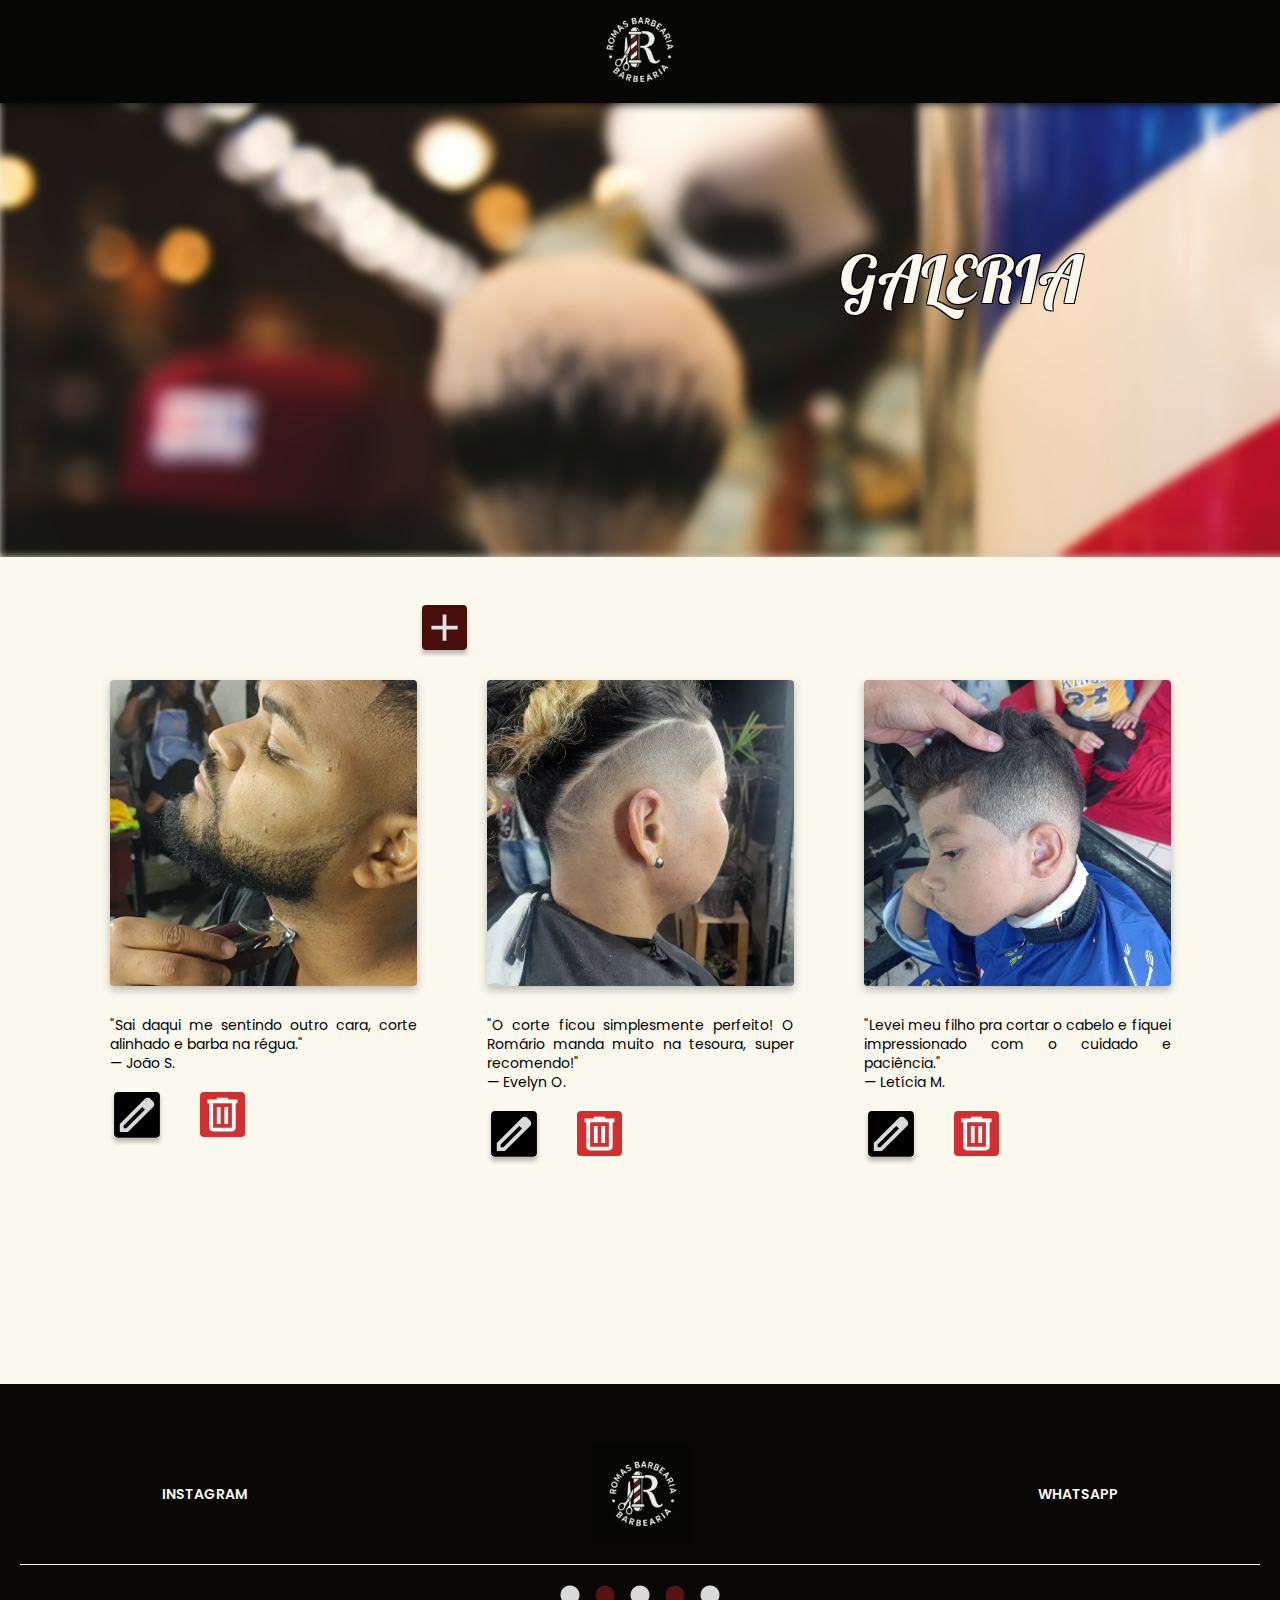
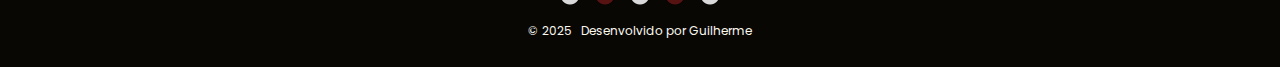
<file: adm/galeria.html>
<!DOCTYPE html>
<html lang="pt-br">

<head>
    <meta charset="UTF-8">
    <meta name="viewport" content="width=device-width, initial-scale=1.0">
    <title>Barbearia Romas</title>
    <link rel="icon" href="../img/logo1.png" type="image/png" />
    <link rel="stylesheet" href="../css/reset.css">
    <link rel="stylesheet" href="../css/vars.css">
    <link rel="stylesheet" href="../css/adm-galeria.css">
    <!-- Google Fonts -->
    <link rel="preconnect" href="https://fonts.googleapis.com">
    <link rel="preconnect" href="https://fonts.gstatic.com" crossorigin>
    <link
        href="https://fonts.googleapis.com/css2?family=Lobster&family=Poppins:ital,wght@0,100;0,200;0,300;0,400;0,500;0,600;0,700;0,800;0,900;1,100;1,200;1,300;1,400;1,500;1,600;1,700;1,800;1,900&display=swap"
        rel="stylesheet">
</head>

<body>
    <header class="navbar">
        <nav>
            <ul>

                <li class="logo">
                    <img src="../img/logo2.png" alt="Logo Romas">
                </li>

            </ul>
        </nav>
    </header>

    <main>
        <div class="container-bg">
            <h1>GALERIA</h1>
        </div>
        <svg class="svg-adicionar" width="53" height="53" viewBox="0 0 53 53" fill="none"
            xmlns="http://www.w3.org/2000/svg">
            <g filter="url(#filter0_d_46_2270)">
                <rect x="4" width="45" height="45" rx="4" fill="#460F0E" />
                <path
                    d="M24.625 24.375H13.375V20.625H24.625V9.375H28.375V20.625H39.625V24.375H28.375V35.625H24.625V24.375Z"
                    fill="#E3E3E3" />
            </g>
            <defs>
                <filter id="filter0_d_46_2270" x="0" y="0" width="53" height="53" filterUnits="userSpaceOnUse"
                    color-interpolation-filters="sRGB">
                    <feFlood flood-opacity="0" result="BackgroundImageFix" />
                    <feColorMatrix in="SourceAlpha" type="matrix" values="0 0 0 0 0 0 0 0 0 0 0 0 0 0 0 0 0 0 127 0"
                        result="hardAlpha" />
                    <feOffset dy="4" />
                    <feGaussianBlur stdDeviation="2" />
                    <feComposite in2="hardAlpha" operator="out" />
                    <feColorMatrix type="matrix" values="0 0 0 0 0 0 0 0 0 0 0 0 0 0 0 0 0 0 0.25 0" />
                    <feBlend mode="normal" in2="BackgroundImageFix" result="effect1_dropShadow_46_2270" />
                    <feBlend mode="normal" in="SourceGraphic" in2="effect1_dropShadow_46_2270" result="shape" />
                </filter>
            </defs>
        </svg>

        <div class="container-clientes">
            <div class="container-clientes-items">
                <img src="../img/cliente1.png" alt="Cliente">
                <p>"Sai daqui me sentindo outro cara, corte alinhado e barba na régua."
                </p>
                <p> — João S.</p>
                <div class="container-clientes-svg">
                    <svg width="54" height="54" viewBox="0 0 53 53" fill="none" xmlns="http://www.w3.org/2000/svg">
                        <g filter="url(#filter0_d_20_1418)">
                            <rect x="4" width="45" height="45" rx="4" fill="black" />
                            <path
                                d="M13.375 35.625H16.0469L34.375 17.2969L31.7031 14.625L13.375 32.9531V35.625ZM9.625 39.375V31.4062L34.375 6.70312C34.75 6.35938 35.1641 6.09375 35.6172 5.90625C36.0703 5.71875 36.5469 5.625 37.0469 5.625C37.5469 5.625 38.0312 5.71875 38.5 5.90625C38.9688 6.09375 39.375 6.375 39.7188 6.75L42.2969 9.375C42.6719 9.71875 42.9453 10.125 43.1172 10.5938C43.2891 11.0625 43.375 11.5312 43.375 12C43.375 12.5 43.2891 12.9766 43.1172 13.4297C42.9453 13.8828 42.6719 14.2969 42.2969 14.6719L17.5938 39.375H9.625ZM33.0156 15.9844L31.7031 14.625L34.375 17.2969L33.0156 15.9844Z"
                                fill="#D9D9D9" />
                        </g>
                        <defs>
                            <filter id="filter0_d_20_1418" x="0" y="0" width="53" height="53"
                                filterUnits="userSpaceOnUse" color-interpolation-filters="sRGB">
                                <feFlood flood-opacity="0" result="BackgroundImageFix" />
                                <feColorMatrix in="SourceAlpha" type="matrix"
                                    values="0 0 0 0 0 0 0 0 0 0 0 0 0 0 0 0 0 0 127 0" result="hardAlpha" />
                                <feOffset dy="4" />
                                <feGaussianBlur stdDeviation="2" />
                                <feComposite in2="hardAlpha" operator="out" />
                                <feColorMatrix type="matrix" values="0 0 0 0 0 0 0 0 0 0 0 0 0 0 0 0 0 0 0.25 0" />
                                <feBlend mode="normal" in2="BackgroundImageFix" result="effect1_dropShadow_20_1418" />
                                <feBlend mode="normal" in="SourceGraphic" in2="effect1_dropShadow_20_1418"
                                    result="shape" />
                            </filter>
                        </defs>
                    </svg>

                    <svg width="45" height="45" viewBox="0 0 45 45" fill="none" xmlns="http://www.w3.org/2000/svg">
                        <rect width="45" height="45" rx="4" fill="#D32F2F" />
                        <path
                            d="M13.125 39.375C12.0938 39.375 11.2109 39.0078 10.4766 38.2734C9.74219 37.5391 9.375 36.6562 9.375 35.625V11.25H7.5V7.5H16.875V5.625H28.125V7.5H37.5V11.25H35.625V35.625C35.625 36.6562 35.2578 37.5391 34.5234 38.2734C33.7891 39.0078 32.9062 39.375 31.875 39.375H13.125ZM31.875 11.25H13.125V35.625H31.875V11.25ZM16.875 31.875H20.625V15H16.875V31.875ZM24.375 31.875H28.125V15H24.375V31.875Z"
                            fill="white" />
                    </svg>
                </div>
            </div>
            <div class="container-clientes-items">
                <img src="../img/cliente2.png" alt="Cliente">
                <p>"O corte ficou simplesmente perfeito! O Romário manda muito na tesoura, super recomendo!"
                </p>
                <p>— Evelyn O.</p>
                <div class="container-clientes-svg">
                    <svg width="54" height="54" viewBox="0 0 53 53" fill="none" xmlns="http://www.w3.org/2000/svg">
                        <g filter="url(#filter0_d_20_1418)">
                            <rect x="4" width="45" height="45" rx="4" fill="black" />
                            <path
                                d="M13.375 35.625H16.0469L34.375 17.2969L31.7031 14.625L13.375 32.9531V35.625ZM9.625 39.375V31.4062L34.375 6.70312C34.75 6.35938 35.1641 6.09375 35.6172 5.90625C36.0703 5.71875 36.5469 5.625 37.0469 5.625C37.5469 5.625 38.0312 5.71875 38.5 5.90625C38.9688 6.09375 39.375 6.375 39.7188 6.75L42.2969 9.375C42.6719 9.71875 42.9453 10.125 43.1172 10.5938C43.2891 11.0625 43.375 11.5312 43.375 12C43.375 12.5 43.2891 12.9766 43.1172 13.4297C42.9453 13.8828 42.6719 14.2969 42.2969 14.6719L17.5938 39.375H9.625ZM33.0156 15.9844L31.7031 14.625L34.375 17.2969L33.0156 15.9844Z"
                                fill="#D9D9D9" />
                        </g>
                        <defs>
                            <filter id="filter0_d_20_1418" x="0" y="0" width="53" height="53"
                                filterUnits="userSpaceOnUse" color-interpolation-filters="sRGB">
                                <feFlood flood-opacity="0" result="BackgroundImageFix" />
                                <feColorMatrix in="SourceAlpha" type="matrix"
                                    values="0 0 0 0 0 0 0 0 0 0 0 0 0 0 0 0 0 0 127 0" result="hardAlpha" />
                                <feOffset dy="4" />
                                <feGaussianBlur stdDeviation="2" />
                                <feComposite in2="hardAlpha" operator="out" />
                                <feColorMatrix type="matrix" values="0 0 0 0 0 0 0 0 0 0 0 0 0 0 0 0 0 0 0.25 0" />
                                <feBlend mode="normal" in2="BackgroundImageFix" result="effect1_dropShadow_20_1418" />
                                <feBlend mode="normal" in="SourceGraphic" in2="effect1_dropShadow_20_1418"
                                    result="shape" />
                            </filter>
                        </defs>
                    </svg>

                    <svg width="45" height="45" viewBox="0 0 45 45" fill="none" xmlns="http://www.w3.org/2000/svg">
                        <rect width="45" height="45" rx="4" fill="#D32F2F" />
                        <path
                            d="M13.125 39.375C12.0938 39.375 11.2109 39.0078 10.4766 38.2734C9.74219 37.5391 9.375 36.6562 9.375 35.625V11.25H7.5V7.5H16.875V5.625H28.125V7.5H37.5V11.25H35.625V35.625C35.625 36.6562 35.2578 37.5391 34.5234 38.2734C33.7891 39.0078 32.9062 39.375 31.875 39.375H13.125ZM31.875 11.25H13.125V35.625H31.875V11.25ZM16.875 31.875H20.625V15H16.875V31.875ZM24.375 31.875H28.125V15H24.375V31.875Z"
                            fill="white" />
                    </svg>
                </div>


            </div>
            <div class="container-clientes-items">
                <img src="../img/cliente3.png" alt="Cliente">
                <p>"Levei meu filho pra cortar o cabelo e fiquei impressionado com o cuidado e paciência."
                </p>
                <p> — Letícia M.</p>
                <div class="container-clientes-svg">
                    <svg width="54" height="54" viewBox="0 0 53 53" fill="none" xmlns="http://www.w3.org/2000/svg">
                        <g filter="url(#filter0_d_20_1418)">
                            <rect x="4" width="45" height="45" rx="4" fill="black" />
                            <path
                                d="M13.375 35.625H16.0469L34.375 17.2969L31.7031 14.625L13.375 32.9531V35.625ZM9.625 39.375V31.4062L34.375 6.70312C34.75 6.35938 35.1641 6.09375 35.6172 5.90625C36.0703 5.71875 36.5469 5.625 37.0469 5.625C37.5469 5.625 38.0312 5.71875 38.5 5.90625C38.9688 6.09375 39.375 6.375 39.7188 6.75L42.2969 9.375C42.6719 9.71875 42.9453 10.125 43.1172 10.5938C43.2891 11.0625 43.375 11.5312 43.375 12C43.375 12.5 43.2891 12.9766 43.1172 13.4297C42.9453 13.8828 42.6719 14.2969 42.2969 14.6719L17.5938 39.375H9.625ZM33.0156 15.9844L31.7031 14.625L34.375 17.2969L33.0156 15.9844Z"
                                fill="#D9D9D9" />
                        </g>
                        <defs>
                            <filter id="filter0_d_20_1418" x="0" y="0" width="53" height="53"
                                filterUnits="userSpaceOnUse" color-interpolation-filters="sRGB">
                                <feFlood flood-opacity="0" result="BackgroundImageFix" />
                                <feColorMatrix in="SourceAlpha" type="matrix"
                                    values="0 0 0 0 0 0 0 0 0 0 0 0 0 0 0 0 0 0 127 0" result="hardAlpha" />
                                <feOffset dy="4" />
                                <feGaussianBlur stdDeviation="2" />
                                <feComposite in2="hardAlpha" operator="out" />
                                <feColorMatrix type="matrix" values="0 0 0 0 0 0 0 0 0 0 0 0 0 0 0 0 0 0 0.25 0" />
                                <feBlend mode="normal" in2="BackgroundImageFix" result="effect1_dropShadow_20_1418" />
                                <feBlend mode="normal" in="SourceGraphic" in2="effect1_dropShadow_20_1418"
                                    result="shape" />
                            </filter>
                        </defs>
                    </svg>

                    <svg width="45" height="45" viewBox="0 0 45 45" fill="none" xmlns="http://www.w3.org/2000/svg">
                        <rect width="45" height="45" rx="4" fill="#D32F2F" />
                        <path
                            d="M13.125 39.375C12.0938 39.375 11.2109 39.0078 10.4766 38.2734C9.74219 37.5391 9.375 36.6562 9.375 35.625V11.25H7.5V7.5H16.875V5.625H28.125V7.5H37.5V11.25H35.625V35.625C35.625 36.6562 35.2578 37.5391 34.5234 38.2734C33.7891 39.0078 32.9062 39.375 31.875 39.375H13.125ZM31.875 11.25H13.125V35.625H31.875V11.25ZM16.875 31.875H20.625V15H16.875V31.875ZM24.375 31.875H28.125V15H24.375V31.875Z"
                            fill="white" />
                    </svg>
                </div>
            </div>
        </div>
    </main>

    <footer class="footer">
        <div class="footer-top">
            <a href="https://www.instagram.com/romario.009/" target="_blank">INSTAGRAM</a>
            <img src="../img/logo2.png" alt="Logo Romas">
            <a href="https://wa.me/+5511975735795" target="_blank">WHATSAPP</a>
        </div>

        <div class="line"></div>

        <div class="footer-balls">
            <img src="../img/Ellipse.png" alt="Cor clara">
            <img src="../img/Ellipse2.png" alt="Cor escura">
            <img src="../img/Ellipse.png" alt="Cor clara">
            <img src="../img/Ellipse2.png" alt="Cor escura">
            <img src="../img/Ellipse.png" alt="Cor clara">
        </div>

        <div class="footer-bottom">
            <p>© 2025 &nbsp; Desenvolvido por
                <a class="rodape-autor" href="https://github.com/GuilhermeSerafim" target="_blank">Guilherme</a>
            </p>
        </div>

    </footer>

</body>

</html>
</file>
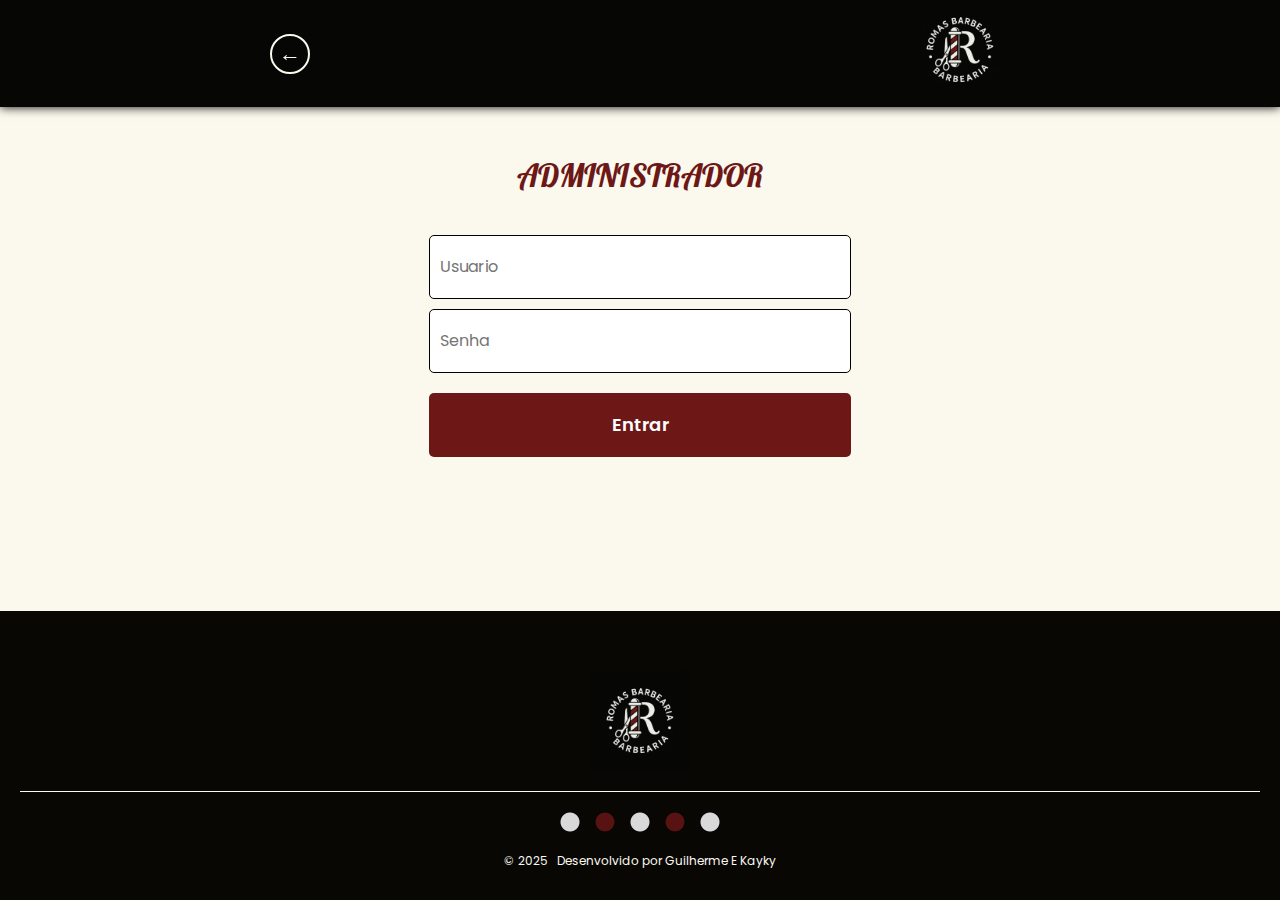
<file: adm/login.html>
<!DOCTYPE html>
<html lang="pt-br">

<head>
    <meta charset="UTF-8">
    <meta name="viewport" content="width=device-width, initial-scale=1.0">
    <title>Barbearia Romas - Login</title>
    <link rel="icon" href="../img/logo1.png" type="image/png" />
    <link rel="stylesheet" href="https://fonts.googleapis.com/css2?family=Lobster&display=swap">
    <link rel="stylesheet"
        href="https://fonts.googleapis.com/css2?family=Lobster&family=Poppins:ital,wght@0,100;0,200;0,300;0,400;0,500;0,600;0,700;0,800;0,900;1,100;1,200;1,300;1,400;1,500;1,600;1,700;1,800;1,900&display=swap">
    <title>Administrador</title>
    <link rel="stylesheet" href="../css/adm/login.css">
    <link rel="stylesheet" href="../css/vars.css">
</head>

<body>
    <header class="navbar">
        <nav>
            <ul>
                <li class="voltar">
                    <button onclick="history.back()" title="Voltar">
                        ←
                    </button>
                </li>
                <li class="logo">
                    <img src="../img/logo2.png" alt="Logo Romas">
                </li>

            </ul>
        </nav>
    </header>

    <main>
        <div class="container">
            <h1 class="h1adm">ADMINISTRADOR</h1>
            <div class="texto-u-s">
                <input type="text" placeholder="Usuario">
                <input type="password" placeholder="Senha">
                <button class="button-entar" onclick="window.location.href='./menu.html'">Entrar</button>
            </div>
        </div>
    </main>

    <footer class="footer">
        <div class="footer-top">
            <img src="../img/logo2.png" alt="Logo Romas">

        </div>

        <div class="line"></div>

        <div class="footer-balls">
            <img src="../img/Ellipse.png" alt="Cor clara">
            <img src="../img/Ellipse2.png" alt="Cor escura">
            <img src="../img/Ellipse.png" alt="Cor clara">
            <img src="../img/Ellipse2.png" alt="Cor escura">
            <img src="../img/Ellipse.png" alt="Cor clara">
        </div>

        <div class="footer-bottom">
            <p>© 2025 &nbsp; Desenvolvido por
                <a class="rodape-autor" href="https://github.com/GuilhermeSerafim" target="_blank">Guilherme</a>
                E
                <a class="rodape-autor" href="https://github.com/Kayky-lemos" target="_blank">Kayky</a>
            </p>
        </div>

    </footer>

</body>

</html>
</file>
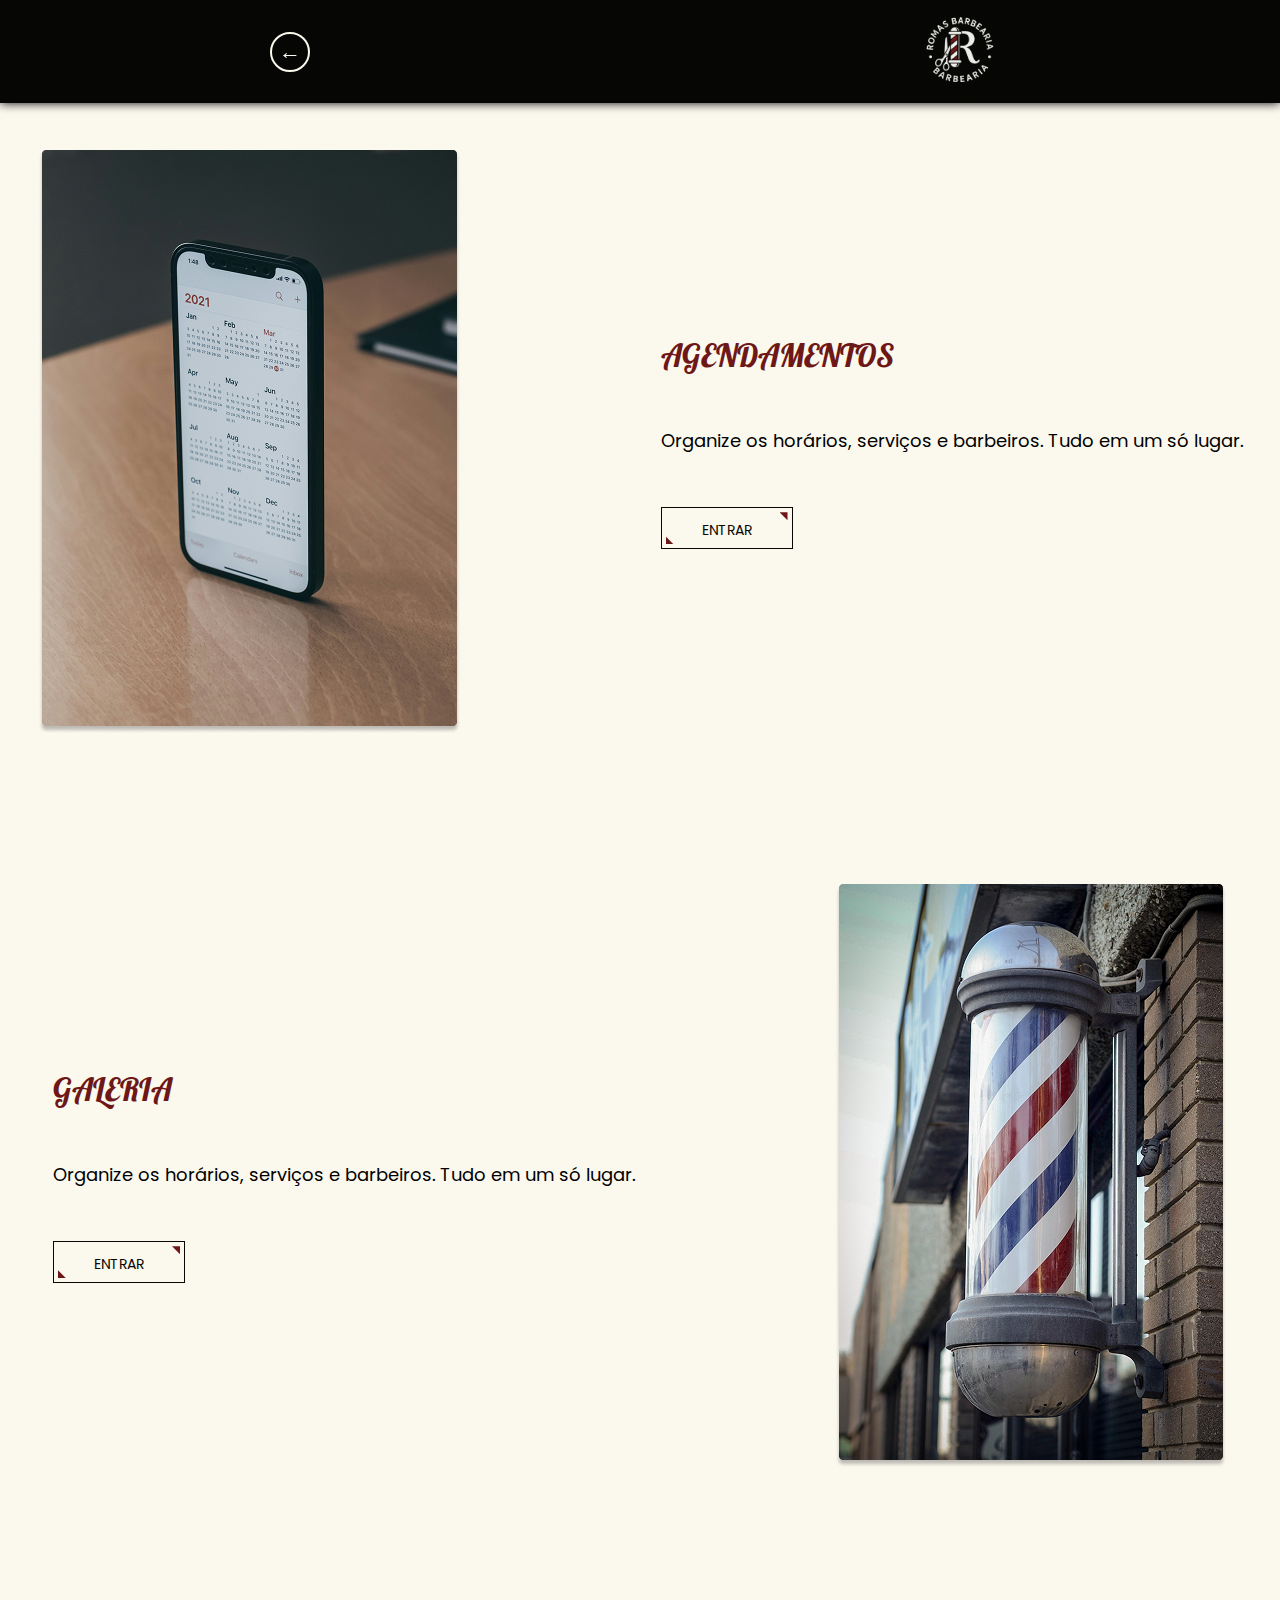
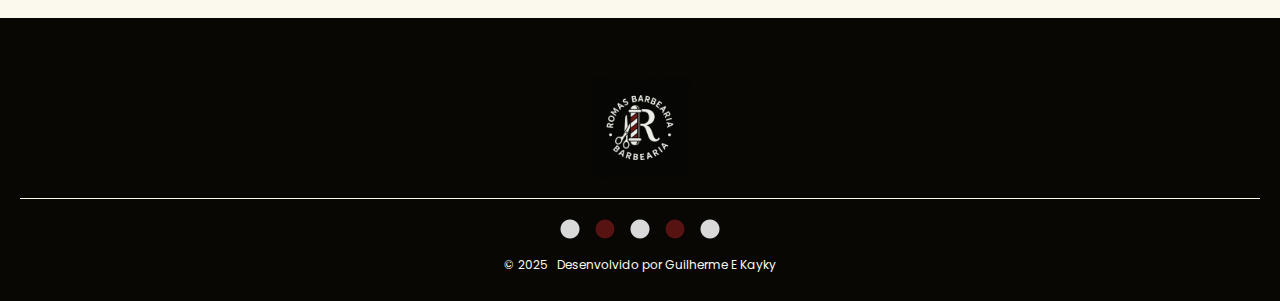
<file: adm/menu.html>
<!DOCTYPE html>
<html lang="pt-br">

<head>
    <meta charset="UTF-8">
    <meta name="viewport" content="width=device-width, initial-scale=1.0">
    <title>Barbearia Romas - Menu</title>
    <link rel="icon" href="../img/logo1.png" type="image/png" />
    <link rel="stylesheet" href="../css/reset.css">
    <link rel="stylesheet" href="../css/vars.css">
    <link rel="stylesheet" href="../css/adm/menu.css">
    <!-- Google Fonts -->
    <link rel="preconnect" href="https://fonts.googleapis.com">
    <link rel="preconnect" href="https://fonts.gstatic.com" crossorigin>
    <link
        href="https://fonts.googleapis.com/css2?family=Lobster&family=Poppins:ital,wght@0,100;0,200;0,300;0,400;0,500;0,600;0,700;0,800;0,900;1,100;1,200;1,300;1,400;1,500;1,600;1,700;1,800;1,900&display=swap"
        rel="stylesheet">
</head>

<body>
    <header class="navbar">
        <nav>
            <ul>
                <li class="voltar">
                    <button onclick="history.back()" title="Voltar">
                        ←
                    </button>
                </li>
                <li class="logo">
                    <img src="../img/logo2.png" alt="Logo Romas">
                </li>

            </ul>
        </nav>
    </header>

    <main>
        <div class="container-agendamentos">
            <img src="../img/menu-adm-agendamentos.png" alt="Agendamentos" />
            <div class="info-agendamentos">
                <h1 class="info-agendamentos-item">AGENDAMENTOS</h1>
                <p class="info-agendamentos-item">Organize os horários, serviços e barbeiros. Tudo em um só lugar.</p>
                <button class="info-agendamentos-item" onclick="window.location.href='./agendamentos.html'">ENTRAR</button>
            </div>
        </div>
        <div class="container-galeria">
            <img src="../img/menu-adm-galeria.png" alt="Galeria" />
            <div class="info-galeria">
                <h1 class="info-galeria-item">GALERIA</h1>
                <p class="info-galeria-item">Organize os horários, serviços e barbeiros. Tudo em um só lugar.</p>
                <button class="info-galeria-item" onclick="window.location.href='./galeria.html'">ENTRAR</button>
            </div>
        </div>

    </main>

    <footer class="footer">
        <div class="footer-top">
            <img src="../img/logo2.png" alt="Logo Romas">

        </div>

        <div class="line"></div>

        <div class="footer-balls">
            <img src="../img/Ellipse.png" alt="Cor clara">
            <img src="../img/Ellipse2.png" alt="Cor escura">
            <img src="../img/Ellipse.png" alt="Cor clara">
            <img src="../img/Ellipse2.png" alt="Cor escura">
            <img src="../img/Ellipse.png" alt="Cor clara">
        </div>

        <div class="footer-bottom">
            <p>© 2025 &nbsp; Desenvolvido por
                <a class="rodape-autor" href="https://github.com/GuilhermeSerafim" target="_blank">Guilherme</a>
                E
                <a class="rodape-autor" href="https://github.com/Kayky-lemos" target="_blank">Kayky</a>
            </p>
        </div>

    </footer>

</body>

</html>
</file>
<file: css/vars.css>
:root {
    /* Cores principais */
    --bordo: #6D1817;
    --preto: #080704;
    --bege: #FBF8EE;
  
    /* Fontes */
    --fonte-principal: 'Poppins', sans-serif;
    --fonte-titulo: 'Lobster', cursive;
  }
</file>
<file: css/style.css>
html {
    scroll-behavior: smooth;
}

body {
    font-family: var(--fonte-principal);
    font-weight: 400;
    font-style: normal;
    background-color: var(--bege);
}

h1 {
    font-family: var(--fonte-titulo);
    font-weight: 400;
    font-style: normal;
    font-size: 65px;
}

h2 {
    font-family: var(--fonte-titulo);
    font-weight: 400;
    font-style: normal;
    font-size: 32px;
    color: var(--bordo);
}

p {
    font-size: 18px;
    font-weight: 400;
}

/* HEADER */
.navbar {
    background-color: #060704;
    position: fixed;
    position: fixed;
    width: 100%;
    top: 0;
    z-index: 1000;
    box-shadow: 0 0 10px 0;
}

.navbar nav ul {
    display: flex;
    justify-content: space-around;
    align-items: center;
    list-style: none;
    gap: 60px;
}

.navbar nav ul li a {
    color: #F5F5F5;
    text-decoration: none;
    font-weight: bold;
    transition: 0.3s;
}

.navbar nav ul li a:hover {
    color: #7A1C1C;
    /* bordô */
}

.navbar .logo img {
    width: 100px;
}


/* MAIN */
.hero {
    width: 100%;
    height: 100vh;
    background-image: url('../img/hero.jpg');
    box-shadow: 0 2px 5px 0 rgba(0, 0, 0, 0.2);
    background-size: cover;
    background-position: center;
    background-repeat: no-repeat;
    position: relative;
    display: flex;
    justify-content: center;
    align-items: center;
}

.hero-content {
    text-align: center;
    color: var(--bege);
    display: flex;
    flex-direction: column;
    align-items: center;
    gap: 20px;
    position: relative;
}

.hero-content h1 {
    text-shadow:
        -1px -1px 0 black,
        1px -1px 0 black,
        -1px 1px 0 black,
        1px 1px 0 black;
    font-size: 65px;
    font-family: var(--fonte-titulo);
}

.seta {
    width: 150px;
    margin-top: 10px;
    animation: bounce 2s infinite;
}

.logo-hero {
    width: 150px;
    margin-top: 10px;
}


@keyframes bounce {

    0%,
    100% {
        transform: translateY(0);
    }

    50% {
        transform: translateY(10px);
    }
}

.servicos {
    height: 50vh;
    padding: 100px 20px;
    background-color: var(--bege);
    text-align: center;
}

.servicos h2 {
    margin-bottom: 50px;
}

.cards {
    display: flex;
    justify-content: space-around;
    gap: 40px;
    flex-wrap: wrap;
}

.card {
    background-color: var(--preto);
    color: var(--branco);
    padding: 30px 20px;
    border-radius: 4px;
    width: 220px;
    box-shadow: 0 10px 10px 0 rgba(0, 0, 0, 0.5);
    transition: transform 0.3s;
}

.card:hover {
    transform: scale(1.05);
}

.card img {
    width: 100px;
    margin-bottom: 15px;
}

.card h3 {
    margin-bottom: 10px;
    font-size: 22px;
    color: var(--bege);
}

.card p {
    font-size: 18px;
    font-weight: bold;
    color: var(--bege);
}

.quem-somos {
    padding: 100px 20px;
    background-color: var(--bege);
}

.quem-somos h2 {
    text-align: center;
    font-size: 32px;
    font-family: var(--fonte-titulo);
    color: var(--bordo);
    margin-bottom: 40px;
}

.quem-somos-content {
    display: flex;
    align-items: center;
    justify-content: space-between;
    gap: 60px;
    max-width: 1100px;
    margin: 0 auto;
    flex-wrap: wrap;
}

.quem-somos-content .texto {
    max-width: 500px;
    text-align: justify;
    line-height: 1.7;
}

.quem-somos-content img {
    width: 400px;
    transition: transform 0.3s;
}

.quem-somos-content img:hover {
    transform: scale(1.05);
}

.galeria {
    padding: 100px 0px;
    margin-top: 12px;
    background-color: var(--bege);
    text-align: center;
}

.galeria h2 {
    font-size: 32px;
    font-family: var(--fonte-titulo);
    color: var(--bordo);
    margin-bottom: 35px;
}

.galeria p {
    max-width: 700px;
    margin: 0 auto 50px auto;
    color: var(--preto);
    font-size: 18px;
}

.galeria-content {
    display: flex;
    justify-content: space-around;
    gap: 40px;
    flex-wrap: wrap;
}

.galeria-item {
    max-width: 305px;
}

.galeria-item img {
    width: 100%;
    box-shadow: 0 2px 5px rgba(0, 0, 0, 0.2);
    margin-bottom: 10px;
    transition: transform 0.3s;
}

.galeria-item img:hover {
    transform: scale(1.05);
}

.galeria-item p {
    font-size: 14px;
    color: var(--preto);
    line-height: 1.5;
    text-align: left;
}

.localizacao {
    padding: 50px 0px;
    background-color: var(--bege);
    text-align: center;
    margin-top: 60px;
}

.localizacao h2 {
    font-size: 32px;
    font-family: var(--fonte-titulo);
    color: var(--bordo);
    margin-bottom: 40px;
}

.titulo-localizacao {
    display: flex;
    align-items: center;
    justify-content: center;
    margin-bottom: 40px;
}

.mapa {
    width: 100%;
    margin: 0 auto;
    overflow: hidden;
    box-shadow: 0 2px 5px 0 rgba(0, 0, 0, 0.2);

}

.loader {
    width: 44.8px;
    height: 44.8px;
    position: relative;
    transform: rotate(45deg);
}

.loader:before,
.loader:after {
    content: "";
    position: absolute;
    inset: 0;
    border-radius: 50% 50% 0 50%;
    background: #0000;
    background-image: radial-gradient(circle 11.2px at 50% 50%, #0000 94%, #6D1817);
}

.loader:after {
    animation: pulse-ytk0dhmd 1s infinite;
    transform: perspective(336px) translateZ(0px);
}

@keyframes pulse-ytk0dhmd {
    to {
        transform: perspective(336px) translateZ(168px);
        opacity: 0;
    }
}

.footer {
    background-color: var(--preto);
    padding: 60px 20px 30px 20px;
    color: var(--bege);
    text-align: center;
}

.footer-top {
    display: flex;
    justify-content: space-around;
    align-items: center;
    gap: 60px;
    margin-bottom: 20px;
    flex-wrap: wrap;
}

.footer-top img {
    width: 100px;
}

.footer-top a {
    color: var(--bege);
    text-decoration: none;
    font-size: 14px;
    font-weight: 600;
    transition: 0.3s;
}

.footer-top a:hover {
    color: #7A1C1C;
}

.line {
    width: 100%;
    height: 1px;
    background-color: var(--bege);
    margin: 20px auto;
}

.footer-balls {
    display: flex;
    justify-content: center;
    align-items: center;
    gap: 15px;
    margin-bottom: 20px;
}

.footer-balls img {
    width: 20px;
    height: 20px;
    transition: transform 0.1s;

}

.footer-balls img:hover {
    transform: scale(1.30);

}

.footer-bottom p {
    font-size: 12px;
    color: var(--bege);
}

.footer-bottom {
    text-align: center;
    font-size: 12px;
    color: var(--bege);
}

.rodape-autor {
    text-decoration: none;
    color: var(--bege);
    /* pra manter a cor igual ao resto */
    position: relative;
    cursor: pointer;
}


.rodape-autor::after {
    content: "";
    position: absolute;
    bottom: -2px;
    left: 0;
    width: 0;
    height: 2px;
    background-color: #6D1817;
    transition: width 0.3s ease, background-color 0.3s ease;
}

.rodape-autor:hover::after {
    width: 100%;
}
</file>
<file: css/menu-adm.css>
/* CORE */
body {
    font-family: var(--fonte-principal);
    font-weight: 400;
    font-style: normal;
    background-color: var(--bege);
}

h1 {
    font-family: var(--fonte-titulo);
    font-weight: 400;
    font-style: normal;
    font-size: 65px;
}

h2 {
    font-family: var(--fonte-titulo);
    font-weight: 400;
    font-style: normal;
    font-size: 32px;
    color: var(--bordo);
}

p {
    font-size: 18px;
    font-weight: 400;
}

/* HEADER */
.navbar {
    background-color: #060704;
    position: fixed;
    position: fixed;
    width: 100%;
    top: 0;
    z-index: 1000;
    box-shadow: 0 0 10px 0;
}

.navbar nav ul {
    display: flex;
    justify-content: space-around;
    align-items: center;
    list-style: none;
    gap: 60px;
}

.navbar nav ul li a {
    color: #F5F5F5;
    text-decoration: none;
    font-weight: bold;
    transition: 0.3s;
}

.navbar nav ul li a:hover {
    color: #7A1C1C;
    /* bordô */
}

.navbar .logo img {
    width: 100px;
}

/* MAIN */
/* AGENDAMENTOS */
.container-agendamentos {
    display: flex;
    margin: 150px 0;
    align-items: center;
    justify-content: center;
    gap: 100px;
    margin: 150px 0;
}

.container-agendamentos img {
    transition: transform 0.3s;
}


.container-agendamentos img:hover {
    transform: scale(1.05);
}

.info-galeria h1 {
    color: var(--bordo);
    font-size: 32px;
    font-style: normal;
    font-weight: 400;
    line-height: normal;
}

.info-galeria p {
    color: #000;
    text-align: justify;
    line-height: 135.938%;
    margin: 54px 0;
}

/* 
position: relative: torna o botão referência para posicionamento absoluto dos pseudo‑elementos (::before e ::after).

display: inline-block: faz do botão um bloco “inline”, permitindo largura/altura/padding, mas mantendo‑o na mesma linha de elementos de texto.
*/
.info-galeria button {
    position: relative;
    display: inline-block;
    padding: 12px 30px;
    /* 4px topo+baixo + 8px ícone + 4px */
    border: 1px solid var(--bg-color2, #080704);
    background: transparent;
    cursor: pointer;
    box-sizing: border-box;
    color: var(--bg-color2, #080704);
    text-align: center;
    font-family: Poppins;
    font-size: 14px;
    font-style: normal;
    font-weight: 400;
    line-height: normal;
    text-transform: uppercase;
    width: 132px;
    height: 42px;
}

.info-galeria button::before {
    content: "";
    position: absolute;
    bottom: 4px;
    left: 4px;
    width: 8px;
    height: 8px;
    background: var(--bordo);
    clip-path: polygon(0% 0%, 100% 100%, 0% 100%);
}

.info-galeria button::after {
    content: "";
    position: absolute;
    top: 4px;
    right: 4px;
    width: 8px;
    height: 8px;
    background: var(--bordo);
    clip-path: polygon(0% 0%, 100% 0%, 100% 100%);
}

/* GALERIA */
.container-galeria img {
    transition: transform 0.3s;
}


.container-galeria img:hover {
    transform: scale(1.05);
}

.info-galeria h1 {
    color: var(--bordo);
    font-size: 32px;
    font-style: normal;
    font-weight: 400;
    line-height: normal;
}

.info-galeria p {
    color: #000;
    text-align: justify;
    line-height: 135.938%;
    margin: 54px 0;
}


.info-galeria button {
    position: relative;
    display: inline-block;
    padding: 12px 30px;
    /* 4px topo+baixo + 8px ícone + 4px */
    border: 1px solid var(--bg-color2, #080704);
    background: transparent;
    cursor: pointer;
    box-sizing: border-box;
    color: var(--bg-color2, #080704);
    text-align: center;
    font-family: Poppins;
    font-size: 14px;
    font-style: normal;
    font-weight: 400;
    line-height: normal;
    text-transform: uppercase;
    width: 132px;
    height: 42px;
}

.info-galeria button::before {
    content: "";
    position: absolute;
    bottom: 4px;
    left: 4px;
    width: 8px;
    height: 8px;
    background: var(--bordo);
    clip-path: polygon(0% 0%, 100% 100%, 0% 100%);
}

.info-galeria button::after {
    content: "";
    position: absolute;
    top: 4px;
    right: 4px;
    width: 8px;
    height: 8px;
    background: var(--bordo);
    clip-path: polygon(0% 0%, 100% 0%, 100% 100%);
}

/* FOOTER */
.footer {
    background-color: var(--preto);
    padding: 60px 20px 30px 20px;
    color: var(--bege);
    text-align: center;
}

.footer-top {
    display: flex;
    justify-content: space-around;
    align-items: center;
    gap: 60px;
    margin-bottom: 20px;
    flex-wrap: wrap;
}

.footer-top img {
    width: 100px;
}

.footer-top a {
    color: var(--bege);
    text-decoration: none;
    font-size: 14px;
    font-weight: 600;
    transition: 0.3s;
}

.footer-top a:hover {
    color: #7A1C1C;
}

.line {
    width: 100%;
    height: 1px;
    background-color: var(--bege);
    margin: 20px auto;
}

.footer-balls {
    display: flex;
    justify-content: center;
    align-items: center;
    gap: 15px;
    margin-bottom: 20px;
}

.footer-balls img {
    width: 20px;
    height: 20px;
    transition: transform 0.1s;

}

.footer-balls img:hover {
    transform: scale(1.30);

}

.footer-bottom p {
    font-size: 12px;
    color: var(--bege);
}

.footer-bottom {
    text-align: center;
    font-size: 12px;
    color: var(--bege);
}

.rodape-autor {
    text-decoration: none;
    color: var(--bege);
    /* pra manter a cor igual ao resto */
    position: relative;
    cursor: pointer;
}


.rodape-autor::after {
    content: "";
    position: absolute;
    bottom: -2px;
    left: 0;
    width: 0;
    height: 2px;
    background-color: #6D1817;
    transition: width 0.3s ease, background-color 0.3s ease;
}

.rodape-autor:hover::after {
    width: 100%;
}
</file>
<file: css/adm-agendamentos.css>
/* CORE */
body {
    font-family: var(--fonte-principal);
    font-weight: 400;
    font-style: normal;
    background-color: var(--bege);
}

h1 {
    font-family: var(--fonte-titulo);
    font-weight: 400;
    font-style: normal;
    font-size: 65px;
}

h2 {
    font-family: var(--fonte-titulo);
    font-weight: 400;
    font-style: normal;
    font-size: 32px;
    color: var(--bordo);
}

p {
    font-size: 18px;
    font-weight: 400;
}

/* HEADER */
.navbar {
    background-color: #060704;
    position: fixed;
    position: fixed;
    width: 100%;
    top: 0;
    z-index: 1000;
    box-shadow: 0 0 10px 0;
}

.navbar nav ul {
    display: flex;
    justify-content: space-around;
    align-items: center;
    list-style: none;
    gap: 60px;
}

.navbar nav ul li a {
    color: #F5F5F5;
    text-decoration: none;
    font-weight: bold;
    transition: 0.3s;
}

.navbar nav ul li a:hover {
    color: #7A1C1C;
    /* bordô */
}

.navbar .logo img {
    width: 100px;
}

.container-bg {
    display: flex;
    width: 1921px;
    height: 557px;
    flex-shrink: 0;
    aspect-ratio: 1921/557;
    background-image: url(../img/bg_agendamentos.png);
    align-items: center;
    justify-content: center;
}

.container-bg h1 {
    color: #000;
    text-align: center;
    font-family: Lobster;
    font-size: 65px;
    font-style: normal;
    font-weight: 400;
    line-height: normal;
}

/* 1) container que centraliza horizontalmente a área de tabela */
.container-datagrid {
    display: flex;
    justify-content: center;
    /* centra a tabela */
    margin: 96px 0;
    flex-shrink: 0;
    /* não encolhe se o pai estiver em flex */
}

/* 2) wrapper branco com borda arredondada e sombra */
.table-wrapper {
    background: #fff;
    border-radius: 8px;
    box-shadow: 0 2px 8px rgba(0, 0, 0, 0.1);
    overflow: hidden;
    /* para o caso de responsividade */
}

/* 3) estilo da tabela */
.datagrid {
    border-collapse: collapse;
    width: 100%;
    /* ajuste conforme seu design */
}

/* Cabeçalho escuro */
.datagrid thead {
    background: var(--bordo);
}

.datagrid thead th {
    color: #fff;
    font-size: 19px;
    font-style: normal;
    font-weight: 400;
    line-height: normal;
    text-align: left;
    vertical-align: middle;
    /* Alinha verticalmente ao centro */
    padding: 8px;
    height: 40px;
    font-family: var(--fonte-titulo);
    border-bottom: 2px solid var(--var-primary, #080704);
    background: var(--var-secondary, linear-gradient(0deg, rgba(0, 0, 0, 0.20) 0%, rgba(0, 0, 0, 0.20) 100%), linear-gradient(0deg, rgba(0, 0, 0, 0.20) 0%, rgba(0, 0, 0, 0.20) 100%), #6D1817);
}

/* Linhas e células */
.datagrid tbody tr {
    border-bottom: 1px solid #e5e5e5;
}

.datagrid .grid-line {
    padding: 12px 16px;
    width: 200px;
    color: #333;
    font-family: Poppins, sans-serif;
    font-size: 14px;
}

.datagrid th:first-child,
.datagrid td:first-child {
    width: 70px;
    text-align: center;
    padding: 12px 8px;
    vertical-align: middle;
}

.datagrid .grid-line {
    padding: 12px 8px;
    text-align: left;
    vertical-align: middle;
    width: 200px;
    color: #333;
    font-family: Poppins, sans-serif;
    font-size: 14px;
}

/* Hover suave na linha */
.datagrid tbody tr:hover {
    background: rgba(0, 0, 0, 0.03);
}

/* Botão de ação */
.btn-delete, .btn-alterar {
    background: none;
    border: none;
    padding: 4px;
    cursor: pointer;
    transition: filter 0.3s ease;
    position: relative;
    z-index: 1;   
}

.btn-delete::before,
.btn-alterar::before {
  content: "";
  position: absolute;
  top: 50%; left: 50%;
  width: 40px; height: 40px;
  /* cor bordô com 15% de opacidade */
  background: rgba(109, 24, 23, 0.15);
  border-radius: 50%;
  transform: translate(-50%, -50%) scale(0);
  filter: blur(4px);            /* espalha o círculo */
  transition: transform 0.3s ease, opacity 0.3s ease;
  z-index: -1;
}

.btn-delete:hover::before,
.btn-alterar:hover::before {
  transform: translate(-50%, -50%) scale(1);
  opacity: 1;                   /* mantém o 0.15 do RGBA, você pode remover esta linha */
}

.footer {
    background-color: var(--preto);
    padding: 60px 20px 30px 20px;
    color: var(--bege);
    text-align: center;
}

.footer-top {
    display: flex;
    justify-content: space-around;
    align-items: center;
    gap: 60px;
    margin-bottom: 20px;
    flex-wrap: wrap;
}

.footer-top img {
    width: 100px;
}

.footer-top a {
    color: var(--bege);
    text-decoration: none;
    font-size: 14px;
    font-weight: 600;
    transition: 0.3s;
}

.footer-top a:hover {
    color: #7A1C1C;
}

.line {
    width: 100%;
    height: 1px;
    background-color: var(--bege);
    margin: 20px auto;
}

.footer-balls {
    display: flex;
    justify-content: center;
    align-items: center;
    gap: 15px;
    margin-bottom: 20px;
}

.footer-balls img {
    width: 20px;
    height: 20px;
    transition: transform 0.1s;

}

.footer-balls img:hover {
    transform: scale(1.30);

}

.footer-bottom p {
    font-size: 12px;
    color: var(--bege);
}

.footer-bottom {
    text-align: center;
    font-size: 12px;
    color: var(--bege);
}

.rodape-autor {
    text-decoration: none;
    color: var(--bege);
    /* pra manter a cor igual ao resto */
    position: relative;
    cursor: pointer;
}


.rodape-autor::after {
    content: "";
    position: absolute;
    bottom: -2px;
    left: 0;
    width: 0;
    height: 2px;
    background-color: #6D1817;
    transition: width 0.3s ease, background-color 0.3s ease;
}

.rodape-autor:hover::after {
    width: 100%;
}
</file>
<file: css/adm-galeria.css>
/* CORE */
body {
    font-family: var(--fonte-principal);
    font-weight: 400;
    font-style: normal;
    background-color: var(--bege);
}

h1 {
    font-family: var(--fonte-titulo);
    font-weight: 400;
    font-style: normal;
    font-size: 65px;
}

h2 {
    font-family: var(--fonte-titulo);
    font-weight: 400;
    font-style: normal;
    font-size: 32px;
    color: var(--bordo);
}

p {
    font-size: 18px;
    font-weight: 400;
}

/* HEADER */
.navbar {
    background-color: #060704;
    position: fixed;
    position: fixed;
    width: 100%;
    top: 0;
    z-index: 1000;
    box-shadow: 0 0 10px 0;
}

.navbar nav ul {
    display: flex;
    justify-content: space-around;
    align-items: center;
    list-style: none;
    gap: 60px;
}

.navbar nav ul li a {
    color: #F5F5F5;
    text-decoration: none;
    font-weight: bold;
    transition: 0.3s;
}

.navbar nav ul li a:hover {
    color: #7A1C1C;
    /* bordô */
}

.navbar .logo img {
    width: 100px;
}

.container-bg {
    display: flex;
    width: 1921px;
    height: 557px;
    flex-shrink: 0;
    aspect-ratio: 1921/557;
    background-image: url(../img/bg_galeria.png);
    align-items: center;
    justify-content: center;
}

.container-bg h1 {
    color: #FBF8EE;
    text-align: center;
    font-family: Lobster;
    font-size: 65px;
    font-style: normal;
    font-weight: 400;
    line-height: normal;
    text-shadow:
        -1px -1px 0 black,
        1px -1px 0 black,
        -1px 1px 0 black,
        1px 1px 0 black;
}


.svg-adicionar {
    cursor: pointer;
    margin: 48px 0 19px 418px;
    transition: transform 0.15s;
}

.svg-adicionar:hover {
    transform: scale(1.10);
}

.container-clientes {
    display: flex;
    justify-content: center;
    gap: 70px;
    margin-bottom: 219px;
}

.container-clientes-items img {
    width: 307px;
    height: 306px;
    flex-shrink: 0;
    filter: drop-shadow(0px 4px 4px rgba(0, 0, 0, 0.25));
    border-radius: 4px;
    transition: transform 0.3s;
}

.container-clientes-items img:hover {
    transform: scale(1.05);
}

.container-clientes-items p:nth-child(2) {
    margin-top: 27px;
}

.container-clientes-items p {
    font-size: 14px;
    width: 307px;
    line-height: 135.938%;
    text-align: justify;
}
.container-clientes-items svg {
    margin-top: 19px;
    transition: transform 0.3s;
}

.container-clientes-items svg:hover {
    transform: scale(1.05);
    cursor: pointer;
}

.container-clientes-svg {
    display: flex;
    gap: 36px;
}

.footer {
    background-color: var(--preto);
    padding: 60px 20px 30px 20px;
    color: var(--bege);
    text-align: center;
}

.footer-top {
    display: flex;
    justify-content: space-around;
    align-items: center;
    gap: 60px;
    margin-bottom: 20px;
    flex-wrap: wrap;
}

.footer-top img {
    width: 100px;
}

.footer-top a {
    color: var(--bege);
    text-decoration: none;
    font-size: 14px;
    font-weight: 600;
    transition: 0.3s;
}

.footer-top a:hover {
    color: #7A1C1C;
}

.line {
    width: 100%;
    height: 1px;
    background-color: var(--bege);
    margin: 20px auto;
}

.footer-balls {
    display: flex;
    justify-content: center;
    align-items: center;
    gap: 15px;
    margin-bottom: 20px;
}

.footer-balls img {
    width: 20px;
    height: 20px;
    transition: transform 0.1s;

}

.footer-balls img:hover {
    transform: scale(1.30);

}

.footer-bottom p {
    font-size: 12px;
    color: var(--bege);
}

.footer-bottom {
    text-align: center;
    font-size: 12px;
    color: var(--bege);
}

.rodape-autor {
    text-decoration: none;
    color: var(--bege);
    /* pra manter a cor igual ao resto */
    position: relative;
    cursor: pointer;
}


.rodape-autor::after {
    content: "";
    position: absolute;
    bottom: -2px;
    left: 0;
    width: 0;
    height: 2px;
    background-color: #6D1817;
    transition: width 0.3s ease, background-color 0.3s ease;
}

.rodape-autor:hover::after {
    width: 100%;
}
</file>
<file: css/adm/login.css>
* {
    margin: 0;
    padding: 0;
    box-sizing: border-box;
}

body {
    display: flex;
    flex-direction: column;
    min-height: 100vh;
    background: #FBF8EE;
    font-family: 'Poppins';
}

/* HEADER */
.navbar {
    background-color: #060704;
    position: fixed;
    position: fixed;
    width: 100%;
    top: 0;
    z-index: 1000;
    box-shadow: 0 0 10px 0;
}

.navbar nav ul {
    display: flex;
    justify-content: space-around;
    align-items: center;
    list-style: none;
    gap: 60px;
}

.navbar nav ul li a {
    color: #F5F5F5;
    text-decoration: none;
    font-weight: bold;
    transition: 0.3s;
}

.navbar nav ul li a:hover {
    color: #7A1C1C;
    /* bordô */
}

.navbar .logo img {
    width: 100px;
}

.voltar button {
    background-color: transparent;
    border: 2px solid #FBF8EE;
    color: #FBF8EE;
    font-size: 22px;
    font-weight: bold;
    border-radius: 50%;
    width: 40px;
    height: 40px;
    cursor: pointer;
    transition: 0.3s;
}

.voltar button:hover {
    background-color: #6D1817;
    color: #FBF8EE;
    transform: scale(1.1);
}


main {
    flex: 1;
    display: flex;
    justify-content: center;
    align-items: center;
    padding: 20px;
}

.container {
    display: flex;
    flex-direction: column;
    align-items: center;
    gap: 20px;
    width: 422px;
}

.h1adm {
    color: #6D1817;
    font-family: 'Lobster';
    font-size: 32px;
    font-weight: 400;
    margin-bottom: 20px;
}

.texto-u-s {
    display: flex;
    flex-direction: column;
    gap: 10px;
    width: 100%;
}

input {
    width: 100%;
    height: 64px;
    border-radius: 5px;
    border: 1px solid #000;
    background: #FFF;
    padding: 10px;
    font-family: 'Poppins';
    font-size: 16px;
}

.button-entar {
    width: 100%;
    height: 64px;
    border-radius: 5px;
    background: #6D1817;
    color: white;
    font-family: 'Poppins';
    font-size: 18px;
    font-weight: 600;
    border: none;
    cursor: pointer;
    margin-top: 10px;
}

.button-entar:hover {
    background: #5a1413;
}

.footer {
    background-color: var(--preto);
    padding: 60px 20px 30px 20px;
    color: var(--bege);
    text-align: center;
}

.footer-top {
    display: flex;
    justify-content: space-around;
    align-items: center;
    gap: 60px;
    margin-bottom: 20px;
    flex-wrap: wrap;
}

.footer-top img {
    width: 100px;
}

.footer-top a {
    color: var(--bege);
    text-decoration: none;
    font-size: 14px;
    font-weight: 600;
    transition: 0.3s;
}

.footer-top a:hover {
    color: #7A1C1C;
}

.line {
    width: 100%;
    height: 1px;
    background-color: var(--bege);
    margin: 20px auto;
}

.footer-balls {
    display: flex;
    justify-content: center;
    align-items: center;
    gap: 15px;
    margin-bottom: 20px;
}

.footer-balls img {
    width: 20px;
    height: 20px;
    transition: transform 0.1s;

}

.footer-balls img:hover {
    transform: scale(1.30);

}

.footer-bottom p {
    font-size: 12px;
    color: var(--bege);
}

.footer-bottom {
    text-align: center;
    font-size: 12px;
    color: var(--bege);
}

.rodape-autor {
    text-decoration: none;
    color: var(--bege);
    /* pra manter a cor igual ao resto */
    position: relative;
    cursor: pointer;
}


.rodape-autor::after {
    content: "";
    position: absolute;
    bottom: -2px;
    left: 0;
    width: 0;
    height: 2px;
    background-color: #6D1817;
    transition: width 0.3s ease, background-color 0.3s ease;
}

.rodape-autor:hover::after {
    width: 100%;
}
</file>
<file: css/adm/menu.css>
/* CORE */
body {
    font-family: var(--fonte-principal);
    font-weight: 400;
    font-style: normal;
    background-color: var(--bege);
}

h1 {
    font-family: var(--fonte-titulo);
    font-weight: 400;
    font-style: normal;
    font-size: 65px;
}

h2 {
    font-family: var(--fonte-titulo);
    font-weight: 400;
    font-style: normal;
    font-size: 32px;
    color: var(--bordo);
}

p {
    font-size: 18px;
    font-weight: 400;
}

/* HEADER */
.navbar {
    background-color: #060704;
    position: fixed;
    position: fixed;
    width: 100%;
    top: 0;
    z-index: 1000;
    box-shadow: 0 0 10px 0;
}

.navbar nav ul {
    display: flex;
    justify-content: space-around;
    align-items: center;
    list-style: none;
    gap: 60px;
}

.navbar nav ul li a {
    color: #F5F5F5;
    text-decoration: none;
    font-weight: bold;
    transition: 0.3s;
}

.navbar nav ul li a:hover {
    color: #7A1C1C;
    /* bordô */
}

.navbar .logo img {
    width: 100px;
}

.voltar button {
    background-color: transparent;
    border: 2px solid #FBF8EE;
    color: #FBF8EE;
    font-size: 22px;
    font-weight: bold;
    border-radius: 50%;
    width: 40px;
    height: 40px;
    cursor: pointer;
    transition: 0.3s;
}

.voltar button:hover {
    background-color: #6D1817;
    color: #FBF8EE;
    transform: scale(1.1);
}

/* MAIN */
/* AGENDAMENTOS */
.container-agendamentos {
    display: flex;
    margin: 150px 0;
    align-items: center;
    justify-content: center;
    gap: 200px;
    margin: 150px 0;
}

.container-agendamentos img {
    transition: transform 0.3s;
}


.container-agendamentos img:hover {
    transform: scale(1.05);
}

.info-agendamentos h1 {
    color: var(--bordo);
    font-size: 32px;
    font-style: normal;
    font-weight: 400;
    line-height: normal;
}

.info-agendamentos p {
    color: #000;
    text-align: justify;
    line-height: 135.938%;
    margin: 54px 0;
}

/* 
position: relative: torna o botão referência para posicionamento absoluto dos pseudo‑elementos (::before e ::after).

display: inline-block: faz do botão um bloco “inline”, permitindo largura/altura/padding, mas mantendo‑o na mesma linha de elementos de texto.
*/
.info-agendamentos button {
    position: relative;
    display: inline-block;
    padding: 12px 30px;
    /* 4px topo+baixo + 8px ícone + 4px */
    border: 1px solid var(--bg-color2, #080704);
    background: transparent;
    cursor: pointer;
    box-sizing: border-box;
    color: var(--bg-color2, #080704);
    text-align: center;
    font-family: Poppins;
    font-size: 14px;
    font-style: normal;
    font-weight: 400;
    line-height: normal;
    text-transform: uppercase;
    width: 132px;
    height: 42px;
    transition: transform 0.2s ease, box-shadow 0.2s ease;
}

.info-agendamentos button:hover {
    transform: translateY(-3px);
    box-shadow: 0 4px 8px rgba(0, 0, 0, 0.2);
}

.info-agendamentos button::before {
    content: "";
    position: absolute;
    bottom: 4px;
    left: 4px;
    width: 8px;
    height: 8px;
    background: var(--bordo);
    clip-path: polygon(0% 0%, 100% 100%, 0% 100%);
}

.info-agendamentos button::after {
    content: "";
    position: absolute;
    top: 4px;
    right: 4px;
    width: 8px;
    height: 8px;
    background: var(--bordo);
    clip-path: polygon(0% 0%, 100% 0%, 100% 100%);
}

/* GALERIA */
.container-galeria {
    display: flex;
    margin: 150px 0;
    align-items: center;
    justify-content: center;
    gap: 200px;
    margin: 150px 0;
    flex-direction: row-reverse;
}

.container-galeria img {
    transition: transform 0.3s;
}


.container-galeria img:hover {
    transform: scale(1.05);
}

.info-galeria h1 {
    color: var(--bordo);
    font-size: 32px;
    font-style: normal;
    font-weight: 400;
    line-height: normal;
}

.info-galeria p {
    color: #000;
    text-align: justify;
    line-height: 135.938%;
    margin: 54px 0;
}


.info-galeria button {
    position: relative;
    display: inline-block;
    padding: 12px 30px;
    /* 4px topo+baixo + 8px ícone + 4px */
    border: 1px solid var(--bg-color2, #080704);
    background: transparent;
    cursor: pointer;
    box-sizing: border-box;
    color: var(--bg-color2, #080704);
    text-align: center;
    font-family: Poppins;
    font-size: 14px;
    font-style: normal;
    font-weight: 400;
    line-height: normal;
    text-transform: uppercase;
    width: 132px;
    height: 42px;
    transition: transform 0.2s ease, box-shadow 0.2s ease;

}

.info-galeria button:hover {
    transform: translateY(-3px);
    box-shadow: 0 4px 8px rgba(0, 0, 0, 0.2);
}

.info-galeria button::before {
    content: "";
    position: absolute;
    bottom: 4px;
    left: 4px;
    width: 8px;
    height: 8px;
    background: var(--bordo);
    clip-path: polygon(0% 0%, 100% 100%, 0% 100%);
}

.info-galeria button::after {
    content: "";
    position: absolute;
    top: 4px;
    right: 4px;
    width: 8px;
    height: 8px;
    background: var(--bordo);
    clip-path: polygon(0% 0%, 100% 0%, 100% 100%);
}

/* FOOTER */
.footer {
    background-color: var(--preto);
    padding: 60px 20px 30px 20px;
    color: var(--bege);
    text-align: center;
}

.footer-top {
    display: flex;
    justify-content: space-around;
    align-items: center;
    gap: 60px;
    margin-bottom: 20px;
    flex-wrap: wrap;
}

.footer-top img {
    width: 100px;
}

.footer-top a {
    color: var(--bege);
    text-decoration: none;
    font-size: 14px;
    font-weight: 600;
    transition: 0.3s;
}

.footer-top a:hover {
    color: #7A1C1C;
}

.line {
    width: 100%;
    height: 1px;
    background-color: var(--bege);
    margin: 20px auto;
}

.footer-balls {
    display: flex;
    justify-content: center;
    align-items: center;
    gap: 15px;
    margin-bottom: 20px;
}

.footer-balls img {
    width: 20px;
    height: 20px;
    transition: transform 0.1s;

}

.footer-balls img:hover {
    transform: scale(1.30);

}

.footer-bottom p {
    font-size: 12px;
    color: var(--bege);
}

.footer-bottom {
    text-align: center;
    font-size: 12px;
    color: var(--bege);
}

.rodape-autor {
    text-decoration: none;
    color: var(--bege);
    /* pra manter a cor igual ao resto */
    position: relative;
    cursor: pointer;
}


.rodape-autor::after {
    content: "";
    position: absolute;
    bottom: -2px;
    left: 0;
    width: 0;
    height: 2px;
    background-color: #6D1817;
    transition: width 0.3s ease, background-color 0.3s ease;
}

.rodape-autor:hover::after {
    width: 100%;
}
</file>
